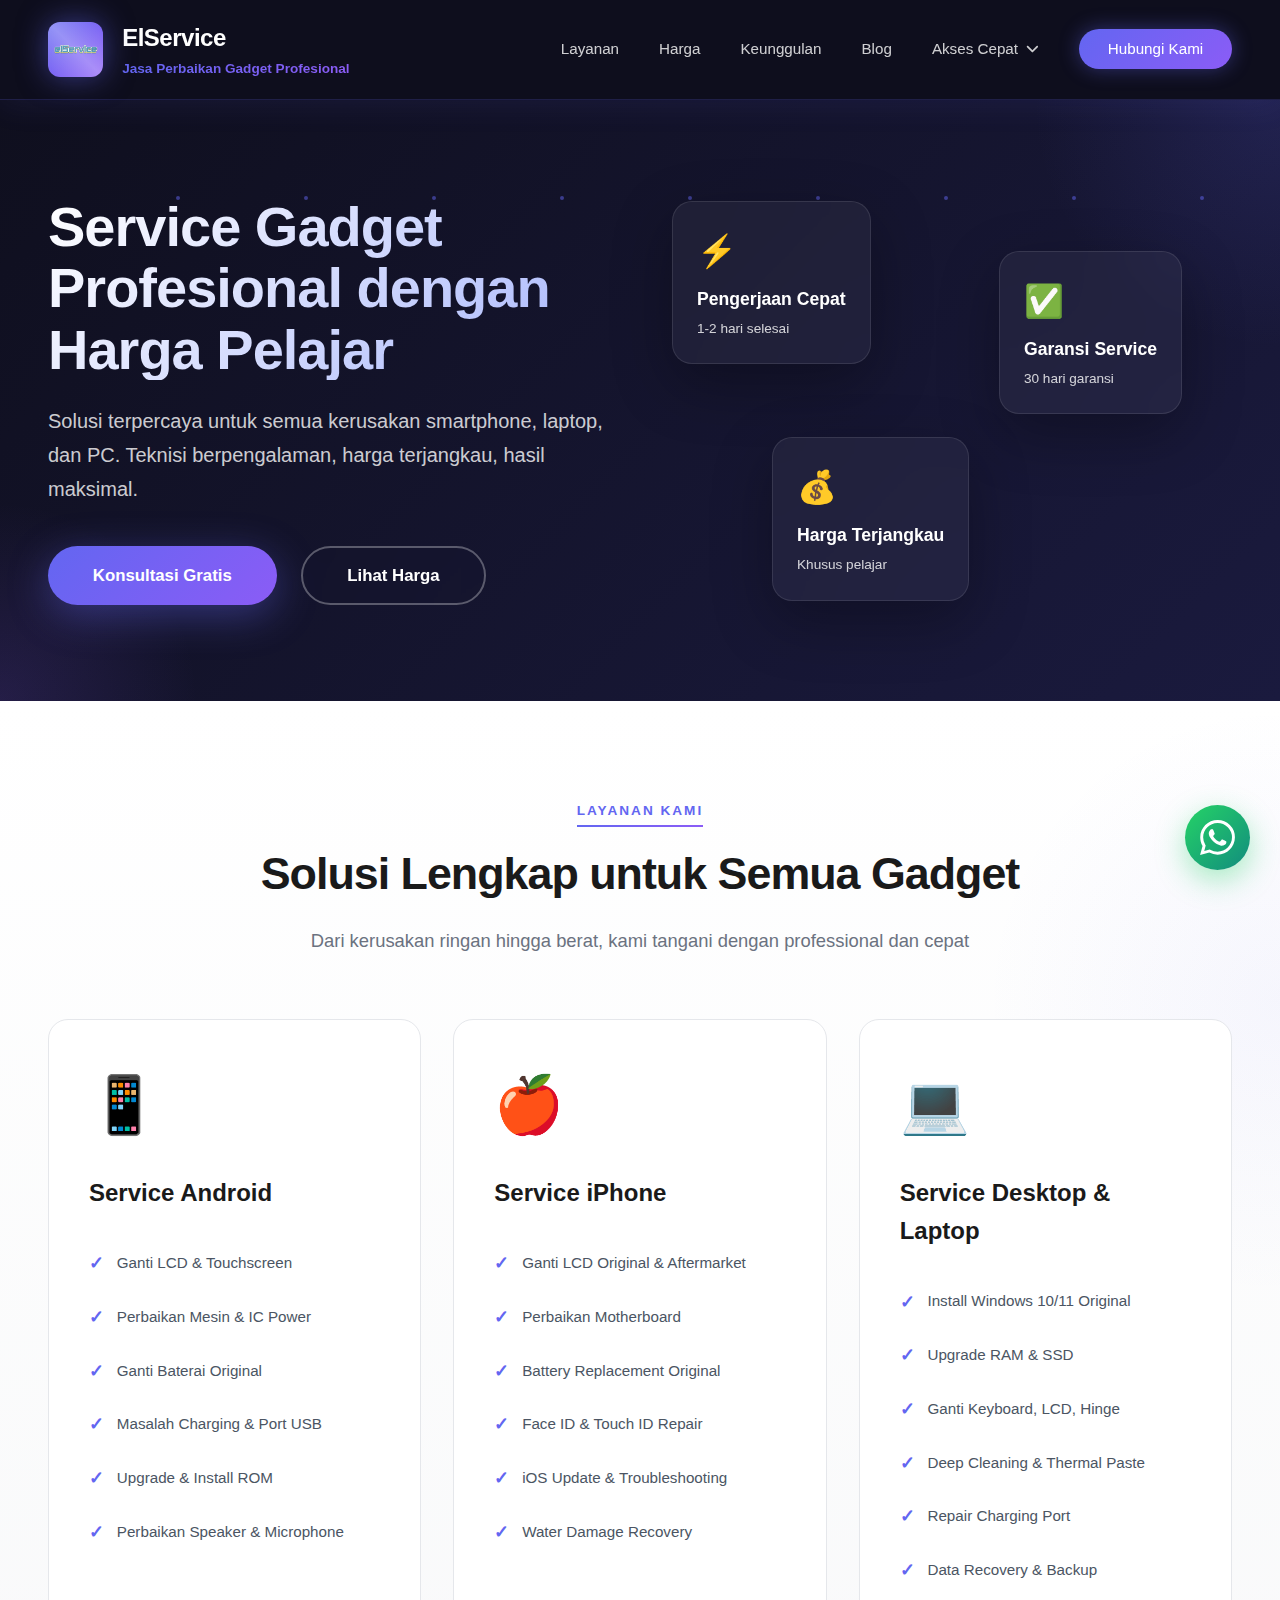
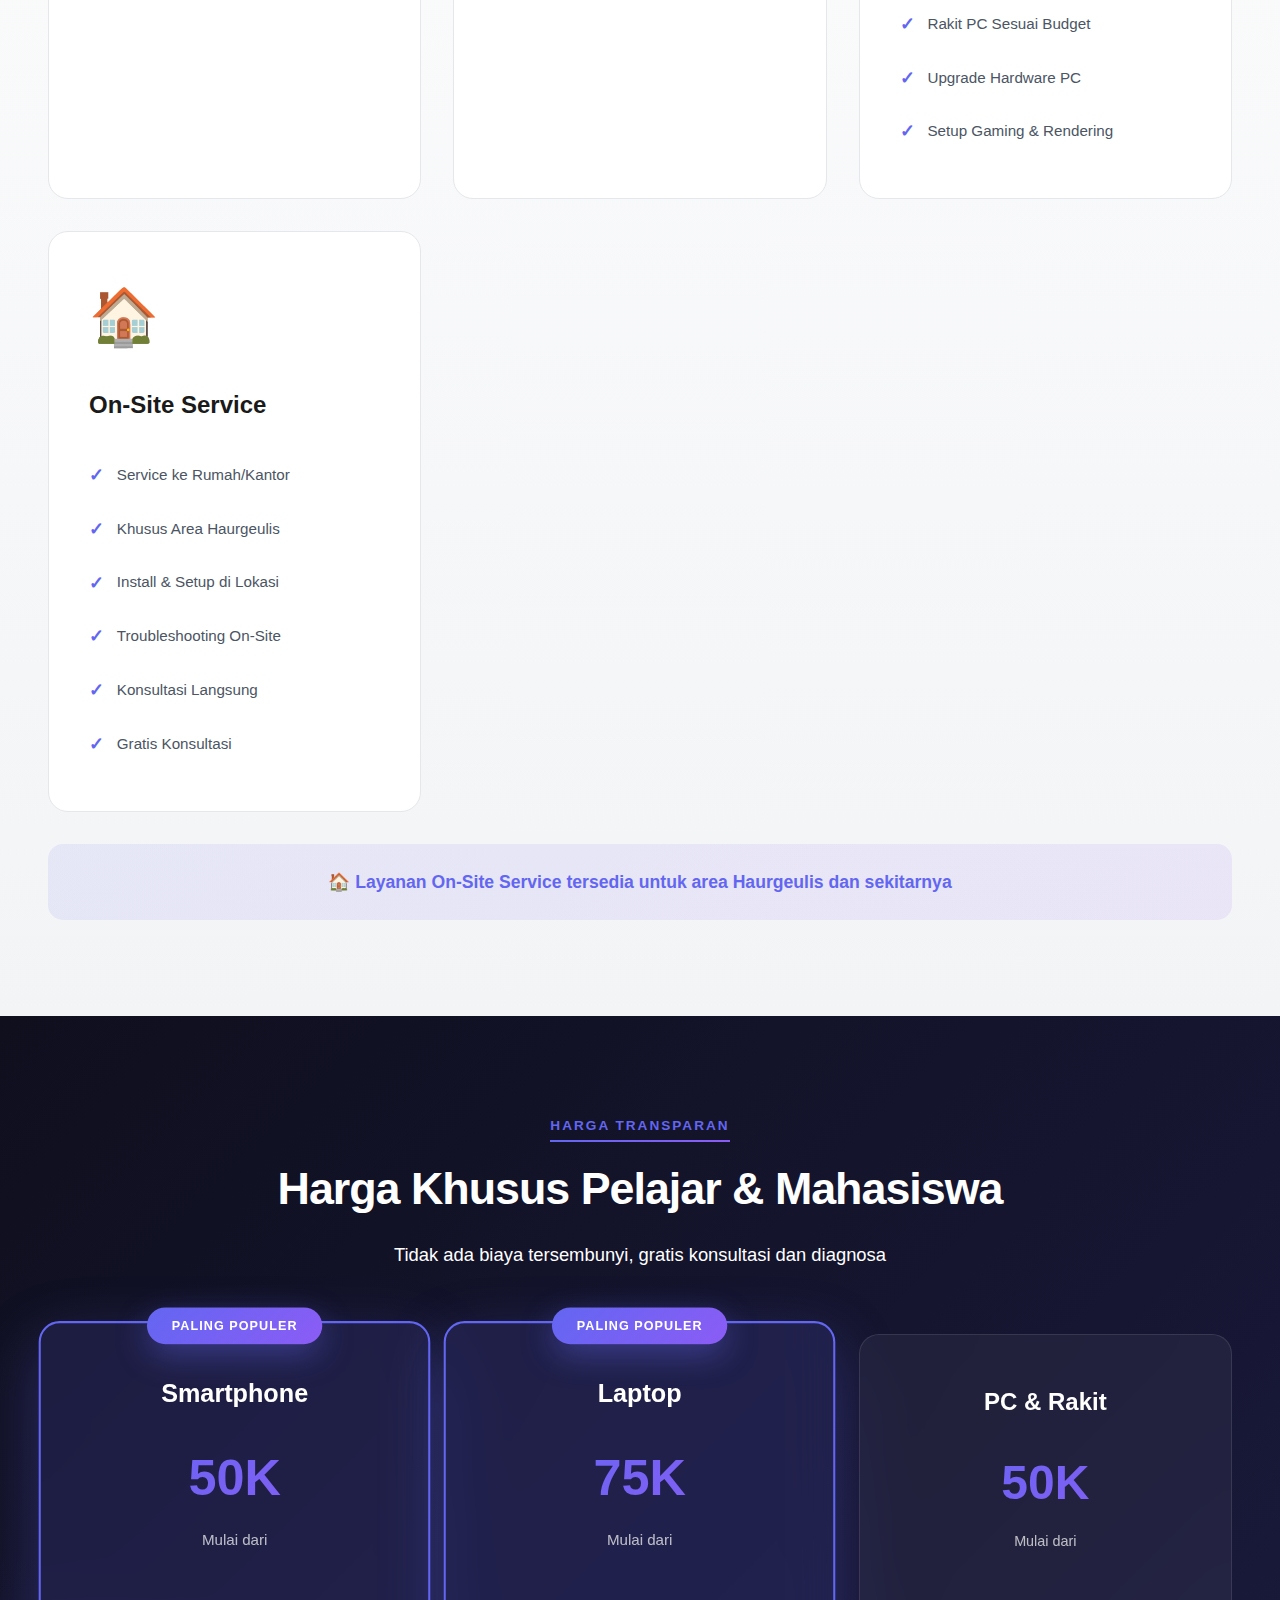
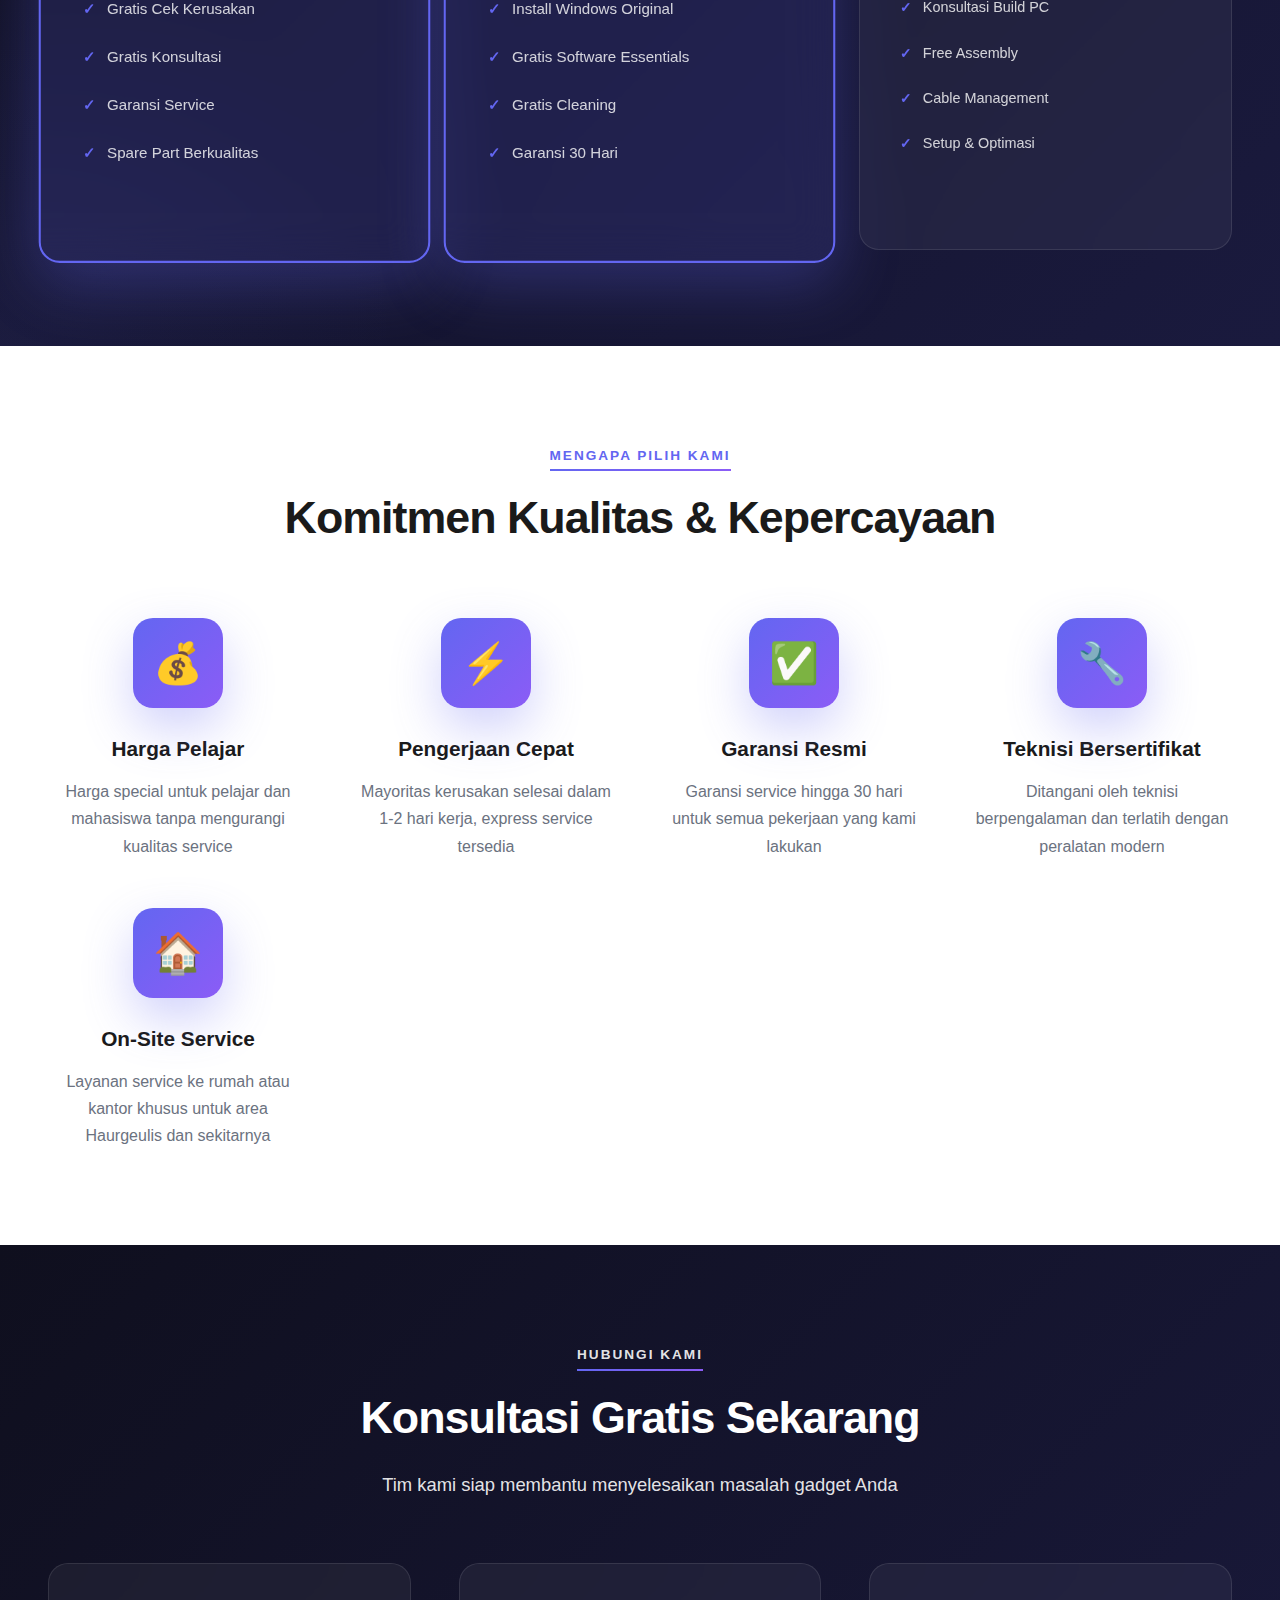
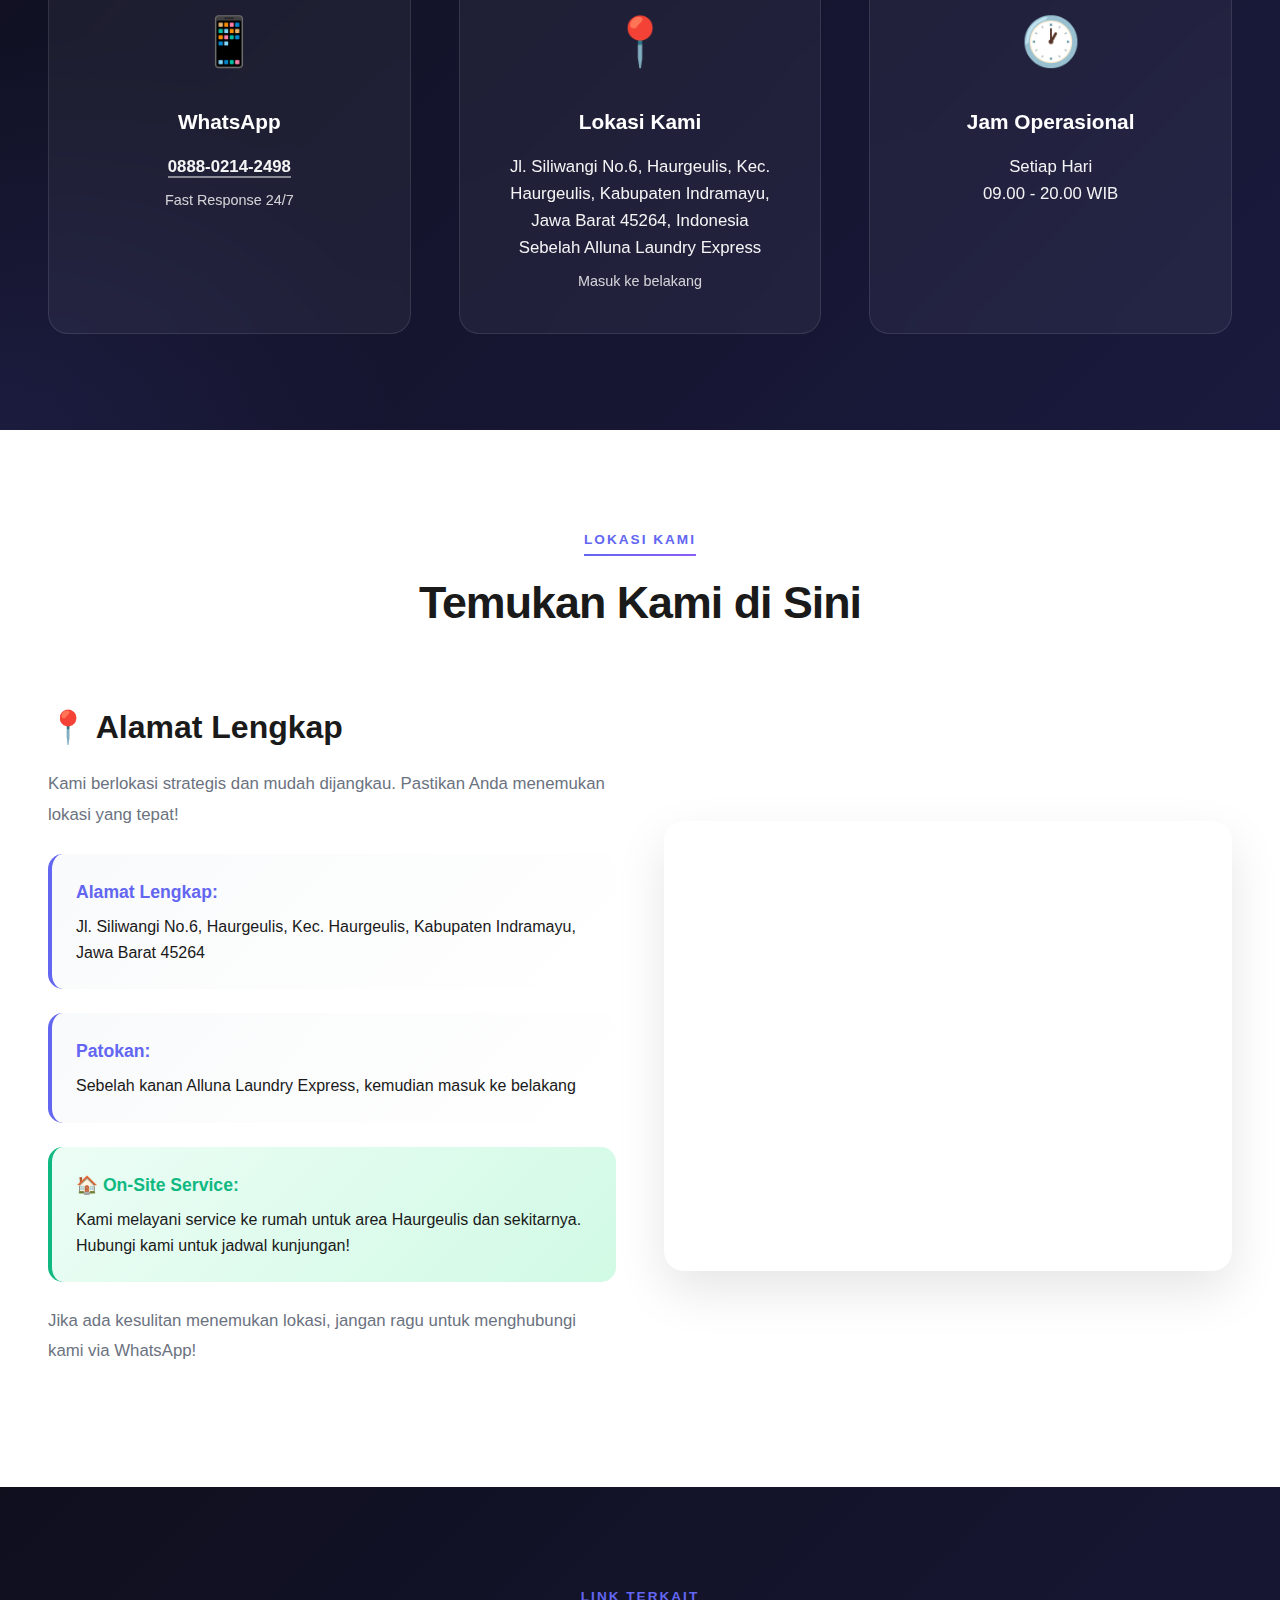
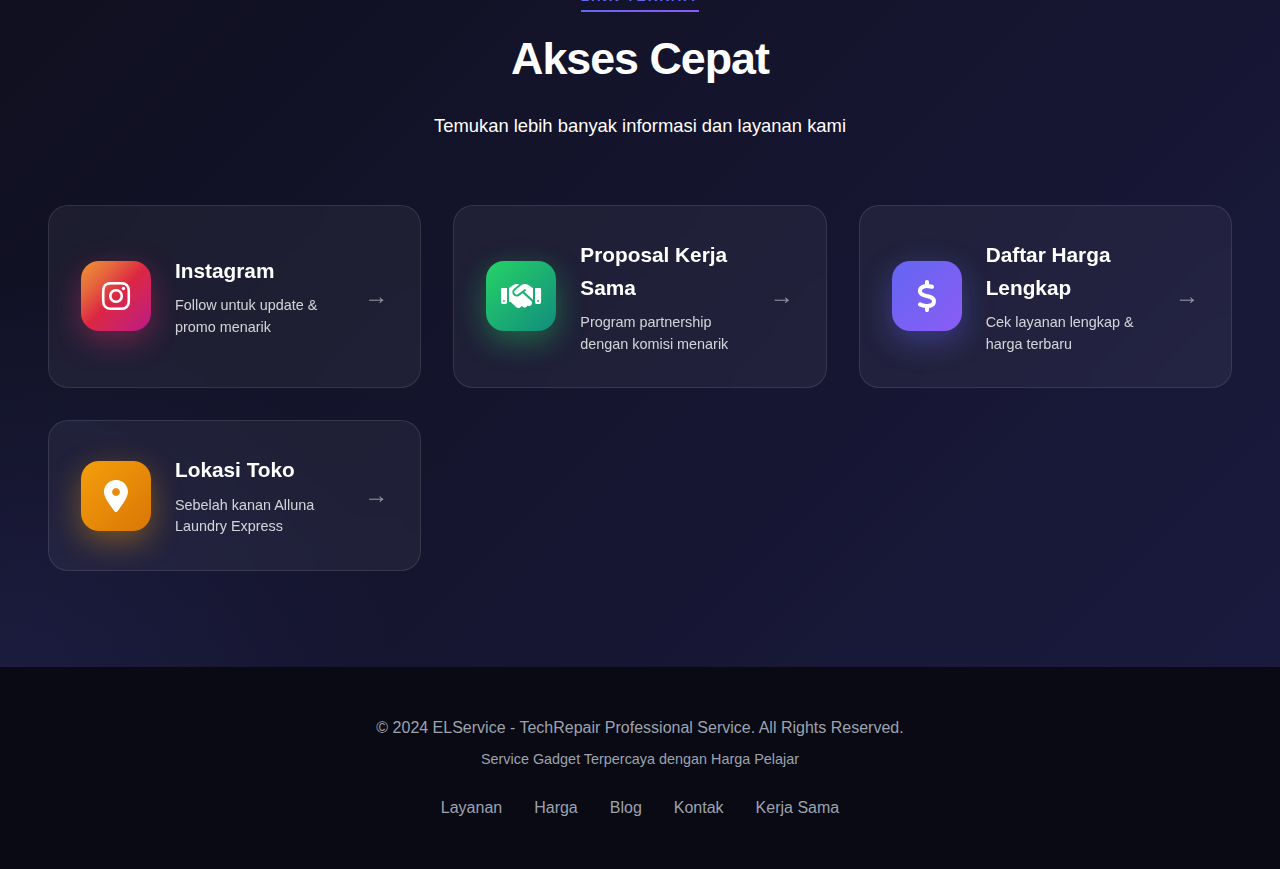
<file: index.html>
<!DOCTYPE html>
<html lang="id">
<head>
    <meta charset="UTF-8">
    <meta name="viewport" content="width=device-width, initial-scale=1.0">
    <title>Service Gadget Profesional - Harga Pelajar | ELService</title>
    <meta name="description" content="ELService - Jasa perbaikan gadget profesional dengan harga pelajar. Service Android, iPhone, Laptop, dan PC. Teknisi berpengalaman, garansi resmi 30 hari. Lokasi: Haurgeulis, Indramayu.">
    <meta name="keywords" content="service gadget, service hp, service android, service iphone, service laptop, service pc, perbaikan hp, perbaikan gadget, haurgeulis, indramayu, harga pelajar, service murah">
    <meta name="author" content="ELService">
    <meta name="robots" content="index, follow">
    <meta name="language" content="Indonesian">
    <meta name="revisit-after" content="7 days">
    
    <!-- Open Graph / Facebook -->
    <meta property="og:type" content="website">
    <meta property="og:url" content="https://raysatyaa.github.io/ElService/">
    <meta property="og:title" content="Service Gadget Profesional - Harga Pelajar | ELService">
    <meta property="og:description" content="ELService - Jasa perbaikan gadget profesional dengan harga pelajar. Service Android, iPhone, Laptop, dan PC. Teknisi berpengalaman, garansi resmi 30 hari.">
    <meta property="og:image" content="https://raysatyaa.github.io/ElService/gambar/elservice.png">
    <meta property="og:locale" content="id_ID">
    <meta property="og:site_name" content="ELService">
    
    <!-- Twitter -->
    <meta name="twitter:card" content="summary_large_image">
    <meta name="twitter:url" content="https://raysatyaa.github.io/ElService/">
    <meta name="twitter:title" content="Service Gadget Profesional - Harga Pelajar | ELService">
    <meta name="twitter:description" content="ELService - Jasa perbaikan gadget profesional dengan harga pelajar. Service Android, iPhone, Laptop, dan PC.">
    <meta name="twitter:image" content="https://raysatyaa.github.io/ElService/gambar/elservice.png">
    
    <!-- Canonical URL -->
    <link rel="canonical" href="https://raysatyaa.github.io/ElService/">
    
    <link rel="icon" type="image/png" href="gambar/elservice.png">
    <link rel="stylesheet" href="https://cdnjs.cloudflare.com/ajax/libs/font-awesome/6.4.0/css/all.min.css">
    <style>
        * {
            margin: 0;
            padding: 0;
            box-sizing: border-box;
        }

        @keyframes gradient {
            0% { background-position: 0% 50%; }
            50% { background-position: 100% 50%; }
            100% { background-position: 0% 50%; }
        }

        @keyframes float {
            0%, 100% { transform: translateY(0px); }
            50% { transform: translateY(-20px); }
        }

        @keyframes slideInLeft {
            from {
                opacity: 0;
                transform: translateX(-50px);
            }
            to {
                opacity: 1;
                transform: translateX(0);
            }
        }

        @keyframes slideInRight {
            from {
                opacity: 0;
                transform: translateX(50px);
            }
            to {
                opacity: 1;
                transform: translateX(0);
            }
        }

        @keyframes fadeInUp {
            from {
                opacity: 0;
                transform: translateY(30px);
            }
            to {
                opacity: 1;
                transform: translateY(0);
            }
        }

        @keyframes pulse {
            0%, 100% { transform: scale(1); }
            50% { transform: scale(1.05); }
        }

        @keyframes spin {
            from { transform: rotate(0deg); }
            to { transform: rotate(360deg); }
        }

        body {
            font-family: 'Inter', -apple-system, BlinkMacSystemFont, 'Segoe UI', sans-serif;
            line-height: 1.6;
            color: #1a1a1a;
            overflow-x: hidden;
            background: #0f0f1e;
        }

        .header {
            background: rgba(15, 15, 30, 0.95);
            backdrop-filter: blur(20px);
            position: sticky;
            top: 0;
            z-index: 1000;
            border-bottom: 1px solid rgba(99, 102, 241, 0.2);
            box-shadow: 0 4px 30px rgba(99, 102, 241, 0.1);
            animation: slideInDown 0.6s ease-out;
        }

        @keyframes slideInDown {
            from {
                transform: translateY(-100%);
                opacity: 0;
            }
            to {
                transform: translateY(0);
                opacity: 1;
            }
        }

        .nav-container {
            max-width: 1400px;
            margin: 0 auto;
            padding: 1.2rem 3rem;
            display: flex;
            justify-content: space-between;
            align-items: center;
        }

        .logo-section {
            display: flex;
            align-items: center;
            gap: 1.2rem;
            animation: slideInLeft 0.8s ease-out;
        }

        .logo-box {
            width: 55px;
            height: 55px;
            background: linear-gradient(135deg, #6366f1 0%, #8b5cf6 100%);
            border-radius: 12px;
            display: flex;
            align-items: center;
            justify-content: center;
            box-shadow: 0 0 30px rgba(99, 102, 241, 0.5);
            position: relative;
            overflow: hidden;
            animation: pulse 2s ease-in-out infinite;
        }

        .logo-box::before {
            content: '';
            position: absolute;
            width: 100%;
            height: 100%;
            background: linear-gradient(45deg, transparent, rgba(255,255,255,0.3), transparent);
            animation: shine 3s ease-in-out infinite;
        }

        @keyframes shine {
            0% { transform: translateX(-100%) rotate(45deg); }
            100% { transform: translateX(100%) rotate(45deg); }
        }

        .logo-placeholder-text {
            font-size: 0.65rem;
            color: white;
            font-weight: 700;
            text-align: center;
            line-height: 1.2;
            padding: 0.3rem;
            z-index: 1;
        }

        .brand {
            display: flex;
            flex-direction: column;
        }

        .brand h1 {
            font-size: 1.5rem;
            font-weight: 700;
            color: white;
            letter-spacing: -0.5px;
        }

        .brand span {
            font-size: 0.85rem;
            background: linear-gradient(90deg, #6366f1, #8b5cf6);
            -webkit-background-clip: text;
            -webkit-text-fill-color: transparent;
            font-weight: 600;
        }

        nav ul {
            list-style: none;
            display: flex;
            gap: 2.5rem;
            align-items: center;
        }

        .mobile-menu-toggle {
            display: none;
            background: transparent;
            border: none;
            color: white;
            font-size: 1.5rem;
            cursor: pointer;
            padding: 0.5rem;
        }

        nav a {
            color: rgba(255, 255, 255, 0.8);
            text-decoration: none;
            font-weight: 500;
            font-size: 0.95rem;
            transition: all 0.3s;
            position: relative;
        }

        nav a::after {
            content: '';
            position: absolute;
            bottom: -5px;
            left: 0;
            width: 0;
            height: 2px;
            background: linear-gradient(90deg, #6366f1, #8b5cf6);
            transition: width 0.3s;
        }

        nav a:hover {
            color: white;
        }

        nav a:hover::after {
            width: 100%;
        }

        /* Dropdown Menu Styles */
        .dropdown {
            position: relative;
        }

        .dropdown-toggle {
            display: flex;
            align-items: center;
            gap: 0.5rem;
            cursor: pointer;
            color: rgba(255, 255, 255, 0.8);
            font-weight: 500;
            font-size: 0.95rem;
            transition: all 0.3s;
        }

        .dropdown-toggle:hover {
            color: white;
        }

        .dropdown-toggle i {
            font-size: 0.8rem;
            transition: transform 0.3s;
        }

        .dropdown.active .dropdown-toggle i {
            transform: rotate(180deg);
        }

        .dropdown-menu {
            position: absolute;
            top: calc(100% + 10px);
            left: 0;
            background: rgba(15, 15, 30, 0.98);
            backdrop-filter: blur(20px);
            border: 1px solid rgba(99, 102, 241, 0.2);
            border-radius: 15px;
            min-width: 250px;
            padding: 0.5rem;
            opacity: 0;
            visibility: hidden;
            transform: translateY(-10px);
            transition: all 0.3s ease;
            box-shadow: 0 10px 40px rgba(0, 0, 0, 0.3);
            z-index: 1000;
        }

        .dropdown.active .dropdown-menu {
            opacity: 1;
            visibility: visible;
            transform: translateY(0);
        }

        .dropdown-menu a {
            display: flex;
            align-items: center;
            gap: 0.8rem;
            padding: 0.8rem 1rem;
            color: rgba(255, 255, 255, 0.8);
            text-decoration: none;
            border-radius: 10px;
            transition: all 0.3s;
            font-size: 0.9rem;
        }

        .dropdown-menu a::after {
            display: none;
        }

        .dropdown-menu a:hover {
            background: rgba(99, 102, 241, 0.1);
            color: white;
            transform: translateX(5px);
        }

        .dropdown-menu a i {
            width: 20px;
            text-align: center;
            font-size: 1rem;
        }

        .dropdown-menu a .fa-instagram {
            background: linear-gradient(135deg, #f09433, #e6683c, #dc2743, #cc2366, #bc1888);
            -webkit-background-clip: text;
            -webkit-text-fill-color: transparent;
            background-clip: text;
        }

        .dropdown-menu a .fa-handshake {
            color: #25D366;
        }

        .dropdown-menu a .fa-dollar-sign {
            color: #6366f1;
        }

        .dropdown-menu a .fa-map-marker-alt {
            color: #f59e0b;
        }

        .cta-nav {
            background: linear-gradient(135deg, #6366f1, #8b5cf6);
            color: white !important;
            padding: 0.7rem 1.8rem;
            border-radius: 25px;
            transition: all 0.3s;
            box-shadow: 0 0 20px rgba(99, 102, 241, 0.4);
        }

        .cta-nav::after {
            display: none;
        }

        .cta-nav:hover {
            transform: translateY(-2px);
            box-shadow: 0 10px 30px rgba(99, 102, 241, 0.6);
        }

        .hero {
            background: linear-gradient(135deg, #0f0f1e 0%, #1a1a3e 50%, #0f0f1e 100%);
            background-size: 200% 200%;
            animation: gradient 15s ease infinite;
            padding: 6rem 3rem;
            position: relative;
            overflow: hidden;
        }

        .hero::before {
            content: '';
            position: absolute;
            width: 500px;
            height: 500px;
            background: radial-gradient(circle, rgba(99, 102, 241, 0.15) 0%, transparent 70%);
            top: -250px;
            right: -250px;
            animation: float 6s ease-in-out infinite;
        }

        .hero::after {
            content: '';
            position: absolute;
            width: 400px;
            height: 400px;
            background: radial-gradient(circle, rgba(139, 92, 246, 0.15) 0%, transparent 70%);
            bottom: -200px;
            left: -200px;
            animation: float 8s ease-in-out infinite reverse;
        }

        .particles {
            position: absolute;
            width: 100%;
            height: 100%;
            overflow: hidden;
        }

        .particle {
            position: absolute;
            width: 4px;
            height: 4px;
            background: rgba(99, 102, 241, 0.5);
            border-radius: 50%;
            animation: particleFloat 10s linear infinite;
        }

        @keyframes particleFloat {
            0% {
                transform: translateY(100vh) translateX(0);
                opacity: 0;
            }
            10% {
                opacity: 1;
            }
            90% {
                opacity: 1;
            }
            100% {
                transform: translateY(-100vh) translateX(100px);
                opacity: 0;
            }
        }

        .hero-content {
            max-width: 1400px;
            margin: 0 auto;
            position: relative;
            z-index: 1;
        }

        .hero-grid {
            display: grid;
            grid-template-columns: 1fr 1fr;
            gap: 4rem;
            align-items: center;
        }

        .hero-text {
            animation: slideInLeft 1s ease-out;
        }

        .hero-text h2 {
            font-size: 3.5rem;
            color: white;
            margin-bottom: 1.5rem;
            font-weight: 800;
            line-height: 1.1;
            letter-spacing: -1px;
            background: linear-gradient(135deg, #ffffff 0%, #a5b4fc 100%);
            -webkit-background-clip: text;
            -webkit-text-fill-color: transparent;
        }

        .hero-text p {
            font-size: 1.25rem;
            color: rgba(255, 255, 255, 0.8);
            margin-bottom: 2.5rem;
            line-height: 1.7;
        }

        .hero-buttons {
            display: flex;
            gap: 1.5rem;
        }

        .btn-primary {
            background: linear-gradient(135deg, #6366f1, #8b5cf6);
            color: white;
            padding: 1.1rem 2.8rem;
            border: none;
            border-radius: 50px;
            font-size: 1.05rem;
            font-weight: 700;
            cursor: pointer;
            transition: all 0.3s;
            box-shadow: 0 10px 40px rgba(99, 102, 241, 0.4);
            position: relative;
            overflow: hidden;
        }

        .btn-primary::before {
            content: '';
            position: absolute;
            top: 50%;
            left: 50%;
            width: 0;
            height: 0;
            border-radius: 50%;
            background: rgba(255, 255, 255, 0.2);
            transform: translate(-50%, -50%);
            transition: width 0.6s, height 0.6s;
        }

        .btn-primary:hover::before {
            width: 300px;
            height: 300px;
        }

        .btn-primary:hover {
            transform: translateY(-3px);
            box-shadow: 0 15px 50px rgba(99, 102, 241, 0.6);
        }

        .btn-secondary {
            background: transparent;
            color: white;
            padding: 1.1rem 2.8rem;
            border: 2px solid rgba(255, 255, 255, 0.3);
            border-radius: 50px;
            font-size: 1.05rem;
            font-weight: 700;
            cursor: pointer;
            transition: all 0.3s;
            backdrop-filter: blur(10px);
        }

        .btn-secondary:hover {
            background: rgba(255, 255, 255, 0.1);
            border-color: white;
            transform: translateY(-3px);
        }

        .hero-visual {
            animation: slideInRight 1s ease-out;
        }

        .floating-cards {
            position: relative;
            height: 400px;
        }

        .floating-card {
            position: absolute;
            background: rgba(255, 255, 255, 0.05);
            backdrop-filter: blur(20px);
            border: 1px solid rgba(255, 255, 255, 0.1);
            border-radius: 20px;
            padding: 1.5rem;
            color: white;
            box-shadow: 0 20px 60px rgba(0, 0, 0, 0.3);
            animation: float 4s ease-in-out infinite;
        }

        .floating-card:nth-child(1) {
            top: 0;
            left: 0;
            animation-delay: 0s;
        }

        .floating-card:nth-child(2) {
            top: 50px;
            right: 50px;
            animation-delay: 1s;
        }

        .floating-card:nth-child(3) {
            bottom: 0;
            left: 100px;
            animation-delay: 2s;
        }

        .floating-card-icon {
            font-size: 2rem;
            margin-bottom: 0.5rem;
        }

        .floating-card h4 {
            font-size: 1.1rem;
            margin-bottom: 0.3rem;
        }

        .floating-card p {
            font-size: 0.85rem;
            opacity: 0.8;
        }

        .container {
            max-width: 1400px;
            margin: 0 auto;
            padding: 6rem 3rem;
        }

        .section-header {
            text-align: center;
            margin-bottom: 4rem;
            animation: fadeInUp 0.8s ease-out;
        }

        .section-label {
            color: #6366f1;
            font-weight: 700;
            text-transform: uppercase;
            letter-spacing: 2px;
            font-size: 0.85rem;
            margin-bottom: 1rem;
            display: inline-block;
            position: relative;
        }

        .section-label::after {
            content: '';
            position: absolute;
            bottom: -5px;
            left: 0;
            width: 100%;
            height: 2px;
            background: linear-gradient(90deg, #6366f1, #8b5cf6);
        }

        .section-title {
            font-size: 2.8rem;
            color: #1a1a1a;
            font-weight: 800;
            margin-bottom: 1rem;
            letter-spacing: -1px;
        }

        .section-subtitle {
            font-size: 1.15rem;
            color: #6b7280;
            max-width: 700px;
            margin: 0 auto;
        }

        .services-section {
            background: linear-gradient(180deg, #ffffff 0%, #f3f4f6 100%);
            position: relative;
            overflow: hidden;
        }

        .services-section::before {
            content: '';
            position: absolute;
            width: 600px;
            height: 600px;
            background: radial-gradient(circle, rgba(99, 102, 241, 0.05) 0%, transparent 70%);
            top: 0;
            right: -300px;
            animation: spin 30s linear infinite;
        }

        .services-grid {
            display: grid;
            grid-template-columns: repeat(auto-fit, minmax(280px, 1fr));
            gap: 2rem;
            position: relative;
            z-index: 1;
        }

        .service-card {
            background: white;
            padding: 2.5rem;
            border-radius: 20px;
            border: 1px solid #e5e7eb;
            transition: all 0.4s cubic-bezier(0.4, 0, 0.2, 1);
            position: relative;
            overflow: hidden;
            animation: fadeInUp 0.6s ease-out backwards;
        }

        .service-card:nth-child(1) { animation-delay: 0.1s; }
        .service-card:nth-child(2) { animation-delay: 0.2s; }
        .service-card:nth-child(3) { animation-delay: 0.3s; }
        .service-card:nth-child(4) { animation-delay: 0.4s; }
        .service-card:nth-child(5) { animation-delay: 0.5s; }

        .service-card::before {
            content: '';
            position: absolute;
            top: 0;
            left: 0;
            width: 100%;
            height: 100%;
            background: linear-gradient(135deg, rgba(99, 102, 241, 0.1), rgba(139, 92, 246, 0.1));
            opacity: 0;
            transition: opacity 0.4s;
        }

        .service-card:hover::before {
            opacity: 1;
        }

        .service-card::after {
            content: '';
            position: absolute;
            top: 0;
            left: -100%;
            width: 100%;
            height: 4px;
            background: linear-gradient(90deg, #6366f1, #8b5cf6);
            transition: left 0.4s;
        }

        .service-card:hover {
            transform: translateY(-10px) scale(1.02);
            box-shadow: 0 30px 60px rgba(99, 102, 241, 0.2);
            border-color: #6366f1;
        }

        .service-card:hover::after {
            left: 0;
        }

        .service-icon {
            font-size: 3.5rem;
            margin-bottom: 1.5rem;
            display: inline-block;
            animation: float 3s ease-in-out infinite;
        }

        .service-card h3 {
            font-size: 1.5rem;
            color: #1a1a1a;
            margin-bottom: 1rem;
            font-weight: 700;
            position: relative;
            z-index: 1;
        }

        .service-list {
            list-style: none;
            margin-top: 1.5rem;
            position: relative;
            z-index: 1;
        }

        .service-list li {
            padding: 0.8rem 0;
            color: #4b5563;
            font-size: 0.95rem;
            display: flex;
            align-items: center;
            gap: 0.8rem;
            transform: translateX(0);
            transition: transform 0.3s;
        }

        .service-card:hover .service-list li {
            transform: translateX(10px);
        }

        .service-list li::before {
            content: "✓";
            color: #6366f1;
            font-weight: bold;
            font-size: 1.1rem;
            flex-shrink: 0;
        }

        .pricing-section {
            background: linear-gradient(135deg, #0f0f1e 0%, #1a1a3e 100%);
            position: relative;
            overflow: hidden;
        }

        .pricing-section::before {
            content: '';
            position: absolute;
            width: 800px;
            height: 800px;
            background: radial-gradient(circle, rgba(99, 102, 241, 0.1) 0%, transparent 70%);
            bottom: -400px;
            left: -400px;
            animation: pulse 10s ease-in-out infinite;
        }

        .pricing-section .section-title,
        .pricing-section .section-subtitle {
            color: white;
        }

        .pricing-grid {
            display: grid;
            grid-template-columns: repeat(auto-fit, minmax(280px, 1fr));
            gap: 2rem;
            margin-top: 3rem;
            position: relative;
            z-index: 1;
        }

        .price-card {
            background: rgba(255, 255, 255, 0.05);
            backdrop-filter: blur(20px);
            padding: 3rem 2.5rem;
            border-radius: 20px;
            border: 1px solid rgba(255, 255, 255, 0.1);
            text-align: center;
            transition: all 0.4s;
            position: relative;
            color: white;
            animation: fadeInUp 0.6s ease-out backwards;
        }

        .price-card:nth-child(1) { animation-delay: 0.1s; }
        .price-card:nth-child(2) { animation-delay: 0.2s; }
        .price-card:nth-child(3) { animation-delay: 0.3s; }

        .price-card:hover {
            transform: translateY(-10px) scale(1.05);
            box-shadow: 0 30px 60px rgba(99, 102, 241, 0.3);
            border-color: #6366f1;
            background: rgba(99, 102, 241, 0.1);
        }

        .price-card.featured {
            border: 2px solid #6366f1;
            background: rgba(99, 102, 241, 0.15);
            box-shadow: 0 20px 60px rgba(99, 102, 241, 0.3);
            transform: scale(1.05);
        }

        .featured-badge {
            position: absolute;
            top: -15px;
            left: 50%;
            transform: translateX(-50%);
            background: linear-gradient(135deg, #6366f1, #8b5cf6);
            color: white;
            padding: 0.5rem 1.5rem;
            border-radius: 20px;
            font-size: 0.75rem;
            font-weight: 700;
            text-transform: uppercase;
            letter-spacing: 1px;
            box-shadow: 0 10px 30px rgba(99, 102, 241, 0.4);
            animation: pulse 2s ease-in-out infinite;
        }

        .price-card h3 {
            font-size: 1.5rem;
            margin-bottom: 1.5rem;
        }

        .price {
            font-size: 3rem;
            font-weight: 800;
            background: linear-gradient(135deg, #6366f1, #8b5cf6);
            -webkit-background-clip: text;
            -webkit-text-fill-color: transparent;
            margin-bottom: 0.5rem;
        }

        .price-note {
            color: rgba(255, 255, 255, 0.7);
            font-size: 0.9rem;
            margin-bottom: 2rem;
        }

        .price-features {
            list-style: none;
            text-align: left;
            margin-bottom: 2rem;
        }

        .price-features li {
            padding: 0.7rem 0;
            color: rgba(255, 255, 255, 0.8);
            font-size: 0.9rem;
            display: flex;
            align-items: center;
            gap: 0.7rem;
        }

        .price-features li::before {
            content: "✓";
            color: #6366f1;
            font-weight: bold;
        }

        .features-section {
            background: white;
            position: relative;
        }

        .testimonials-section {
            background: linear-gradient(135deg, #f9fafb 0%, #ffffff 100%);
            position: relative;
            overflow: hidden;
        }

        .testimonials-section::before {
            content: '';
            position: absolute;
            width: 600px;
            height: 600px;
            background: radial-gradient(circle, rgba(99, 102, 241, 0.05) 0%, transparent 70%);
            bottom: -300px;
            right: -300px;
            animation: spin 30s linear infinite;
        }

        .testimonials-grid {
            display: grid;
            grid-template-columns: repeat(auto-fit, minmax(400px, 1fr));
            gap: 3rem;
            margin-top: 3rem;
            position: relative;
            z-index: 1;
        }

        .testimonial-video-card {
            background: white;
            border-radius: 20px;
            overflow: hidden;
            box-shadow: 0 10px 40px rgba(0, 0, 0, 0.1);
            transition: all 0.4s cubic-bezier(0.4, 0, 0.2, 1);
            animation: fadeInUp 0.6s ease-out backwards;
            position: relative;
        }

        .testimonial-video-card:nth-child(1) { animation-delay: 0.1s; }
        .testimonial-video-card:nth-child(2) { animation-delay: 0.2s; }

        .testimonial-video-card:hover {
            transform: translateY(-10px);
            box-shadow: 0 20px 60px rgba(99, 102, 241, 0.2);
        }

        .video-wrapper {
            position: relative;
            width: 100%;
            padding-top: 56.25%; /* 16:9 Aspect Ratio */
            background: #000;
            overflow: hidden;
        }

        .video-wrapper video {
            position: absolute;
            top: 0;
            left: 0;
            width: 100%;
            height: 100%;
            object-fit: cover;
            cursor: pointer;
        }

        .video-overlay {
            position: absolute;
            top: 0;
            left: 0;
            width: 100%;
            height: 100%;
            background: rgba(0, 0, 0, 0.3);
            display: flex;
            align-items: center;
            justify-content: center;
            cursor: pointer;
            transition: all 0.3s;
            z-index: 2;
        }

        .video-overlay:hover {
            background: rgba(0, 0, 0, 0.2);
        }

        .play-button {
            width: 80px;
            height: 80px;
            background: rgba(255, 255, 255, 0.9);
            border-radius: 50%;
            display: flex;
            align-items: center;
            justify-content: center;
            font-size: 2rem;
            color: #6366f1;
            transition: all 0.3s;
            box-shadow: 0 10px 30px rgba(0, 0, 0, 0.3);
        }

        .play-button:hover {
            transform: scale(1.1);
            background: white;
            box-shadow: 0 15px 40px rgba(99, 102, 241, 0.4);
        }

        .video-wrapper.playing .video-overlay {
            opacity: 0;
            pointer-events: none;
        }

        .testimonial-info {
            padding: 2rem;
        }

        .testimonial-info h3 {
            font-size: 1.3rem;
            color: #1a1a1a;
            margin-bottom: 0.5rem;
            font-weight: 700;
        }

        .testimonial-info p {
            color: #6b7280;
            font-size: 0.95rem;
            line-height: 1.6;
        }

        .features-grid {
            display: grid;
            grid-template-columns: repeat(auto-fit, minmax(220px, 1fr));
            gap: 3rem;
        }

        .feature-item {
            text-align: center;
            animation: fadeInUp 0.6s ease-out backwards;
        }

        .feature-item:nth-child(1) { animation-delay: 0.1s; }
        .feature-item:nth-child(2) { animation-delay: 0.2s; }
        .feature-item:nth-child(3) { animation-delay: 0.3s; }
        .feature-item:nth-child(4) { animation-delay: 0.4s; }
        .feature-item:nth-child(5) { animation-delay: 0.5s; }

        .feature-icon-box {
            width: 90px;
            height: 90px;
            background: linear-gradient(135deg, #6366f1, #8b5cf6);
            border-radius: 20px;
            display: flex;
            align-items: center;
            justify-content: center;
            margin: 0 auto 1.5rem;
            font-size: 2.5rem;
            box-shadow: 0 20px 50px rgba(99, 102, 241, 0.3);
            transition: all 0.4s;
            position: relative;
            overflow: hidden;
        }

        .feature-icon-box::before {
            content: '';
            position: absolute;
            width: 100%;
            height: 100%;
            background: linear-gradient(45deg, transparent, rgba(255,255,255,0.3), transparent);
            transform: translateX(-100%);
            transition: 0.6s;
        }

        .feature-item:hover .feature-icon-box {
            transform: translateY(-10px) rotate(5deg);
            box-shadow: 0 30px 70px rgba(99, 102, 241, 0.4);
        }

        .feature-item:hover .feature-icon-box::before {
            transform: translateX(100%);
        }

        .feature-item h3 {
            font-size: 1.3rem;
            color: #1a1a1a;
            margin-bottom: 0.8rem;
            font-weight: 700;
        }

        .feature-item p {
            color: #6b7280;
            line-height: 1.7;
        }

        .contact-section {
            background: linear-gradient(135deg, #0f0f1e 0%, #1a1a3e 100%);
            position: relative;
            overflow: hidden;
        }

        .contact-section::before {
            content: '';
            position: absolute;
            width: 800px;
            height: 800px;
            background: radial-gradient(circle, rgba(99, 102, 241, 0.1) 0%, transparent 70%);
            bottom: -400px;
            left: -400px;
            animation: pulse 10s ease-in-out infinite;
        }

        .contact-section .section-title,
        .contact-section .section-subtitle {
            color: white;
        }

        .contact-grid {
            display: grid;
            grid-template-columns: repeat(auto-fit, minmax(280px, 1fr));
            gap: 3rem;
            margin-top: 3rem;
            position: relative;
            z-index: 1;
        }

        .contact-card {
            background: rgba(255, 255, 255, 0.05);
            backdrop-filter: blur(20px);
            padding: 2.5rem;
            border-radius: 20px;
            border: 1px solid rgba(255, 255, 255, 0.1);
            text-align: center;
            transition: all 0.4s;
            animation: fadeInUp 0.6s ease-out backwards;
            position: relative;
            z-index: 1;
        }

        .contact-card:nth-child(1) { animation-delay: 0.1s; }
        .contact-card:nth-child(2) { animation-delay: 0.2s; }
        .contact-card:nth-child(3) { animation-delay: 0.3s; }

        .contact-card:hover {
            transform: translateY(-10px) scale(1.05);
            box-shadow: 0 30px 60px rgba(99, 102, 241, 0.3);
            border-color: #6366f1;
            background: rgba(99, 102, 241, 0.1);
        }

        .contact-icon-box {
            font-size: 3rem;
            margin-bottom: 1.5rem;
            display: inline-block;
            animation: float 3s ease-in-out infinite;
        }

        .contact-card h3 {
            font-size: 1.3rem;
            margin-bottom: 1rem;
            font-weight: 700;
            color: white;
        }

        .contact-card p {
            font-size: 1.05rem;
            opacity: 0.95;
            color: white;
        }

        .contact-card a {
            color: white;
            text-decoration: none;
            font-weight: 600;
            border-bottom: 2px solid rgba(255, 255, 255, 0.5);
            transition: all 0.3s;
        }

        .contact-card a:hover {
            border-bottom-color: white;
            letter-spacing: 1px;
        }

        /* Quick Links Section */
        .quick-links-section {
            background: linear-gradient(135deg, #0f0f1e 0%, #1a1a3e 100%);
            position: relative;
            overflow: hidden;
        }

        .quick-links-section::before {
            content: '';
            position: absolute;
            width: 800px;
            height: 800px;
            background: radial-gradient(circle, rgba(99, 102, 241, 0.1) 0%, transparent 70%);
            bottom: -400px;
            left: -400px;
            animation: pulse 10s ease-in-out infinite;
        }

        .quick-links-section .section-title,
        .quick-links-section .section-subtitle {
            color: white;
        }

        .quick-links-grid {
            display: grid;
            grid-template-columns: repeat(auto-fit, minmax(280px, 1fr));
            gap: 2rem;
            margin-top: 3rem;
            position: relative;
            z-index: 1;
        }

        .quick-link-card {
            background: rgba(255, 255, 255, 0.05);
            backdrop-filter: blur(20px);
            padding: 2rem;
            border-radius: 20px;
            border: 1px solid rgba(255, 255, 255, 0.1);
            display: flex;
            align-items: center;
            gap: 1.5rem;
            text-decoration: none;
            color: white;
            transition: all 0.4s cubic-bezier(0.4, 0, 0.2, 1);
            position: relative;
            overflow: hidden;
            animation: fadeInUp 0.6s ease-out backwards;
        }

        .quick-link-card:nth-child(1) { animation-delay: 0.1s; }
        .quick-link-card:nth-child(2) { animation-delay: 0.2s; }
        .quick-link-card:nth-child(3) { animation-delay: 0.3s; }
        .quick-link-card:nth-child(4) { animation-delay: 0.4s; }

        .quick-link-card::before {
            content: '';
            position: absolute;
            top: 0;
            left: -100%;
            width: 100%;
            height: 100%;
            background: linear-gradient(90deg, transparent, rgba(255, 255, 255, 0.1), transparent);
            transition: left 0.6s;
        }

        .quick-link-card:hover::before {
            left: 100%;
        }

        .quick-link-card:hover {
            transform: translateY(-8px) scale(1.05);
            box-shadow: 0 30px 60px rgba(99, 102, 241, 0.3);
            border-color: #6366f1;
            background: rgba(99, 102, 241, 0.1);
        }

        .quick-link-icon {
            width: 70px;
            height: 70px;
            border-radius: 18px;
            display: flex;
            align-items: center;
            justify-content: center;
            font-size: 2rem;
            color: white;
            flex-shrink: 0;
            transition: all 0.4s;
        }

        .quick-link-card:hover .quick-link-icon {
            transform: rotate(10deg) scale(1.1);
        }

        .instagram-icon {
            background: linear-gradient(135deg, #f09433 0%, #e6683c 25%, #dc2743 50%, #cc2366 75%, #bc1888 100%);
            box-shadow: 0 10px 30px rgba(225, 48, 108, 0.4);
        }

        .partnership-icon {
            background: linear-gradient(135deg, #25D366 0%, #128C7E 100%);
            box-shadow: 0 10px 30px rgba(37, 211, 102, 0.4);
        }

        .price-icon {
            background: linear-gradient(135deg, #6366f1 0%, #8b5cf6 100%);
            box-shadow: 0 10px 30px rgba(99, 102, 241, 0.4);
        }

        .location-icon {
            background: linear-gradient(135deg, #f59e0b 0%, #d97706 100%);
            box-shadow: 0 10px 30px rgba(245, 158, 11, 0.4);
        }

        .quick-link-content {
            flex: 1;
        }

        .quick-link-content h3 {
            font-size: 1.3rem;
            font-weight: 700;
            color: white;
            margin-bottom: 0.5rem;
        }

        .quick-link-content p {
            font-size: 0.9rem;
            color: rgba(255, 255, 255, 0.8);
            line-height: 1.5;
        }

        .quick-link-arrow {
            font-size: 1.5rem;
            color: rgba(255, 255, 255, 0.5);
            transition: all 0.4s;
            flex-shrink: 0;
        }

        .quick-link-card:hover .quick-link-arrow {
            transform: translateX(10px);
            color: white;
        }

        footer {
            background: #0a0a14;
            color: #9ca3af;
            padding: 3rem;
            text-align: center;
        }

        footer p {
            margin-bottom: 0.5rem;
        }

        .footer-links {
            display: flex;
            justify-content: center;
            gap: 2rem;
            margin-top: 1.5rem;
            flex-wrap: wrap;
        }

        .footer-links a {
            color: #9ca3af;
            text-decoration: none;
            transition: all 0.3s;
        }

        .footer-links a:hover {
            color: #6366f1;
            transform: translateY(-2px);
        }

        /* Modal Styles */
        .modal {
            display: none;
            position: fixed;
            z-index: 2000;
            left: 0;
            top: 0;
            width: 100%;
            height: 100%;
            background-color: rgba(0, 0, 0, 0.8);
            backdrop-filter: blur(10px);
            animation: fadeIn 0.3s ease;
        }

        @keyframes fadeIn {
            from { opacity: 0; }
            to { opacity: 1; }
        }

        .modal-content {
            background: linear-gradient(135deg, #ffffff 0%, #f3f4f6 100%);
            margin: 5% auto;
            padding: 0;
            border-radius: 20px;
            width: 90%;
            max-width: 500px;
            max-height: 90vh;
            box-shadow: 0 20px 60px rgba(0, 0, 0, 0.3);
            animation: slideUp 0.4s ease;
            overflow: hidden;
            display: flex;
            flex-direction: column;
        }

        @keyframes slideUp {
            from {
                transform: translateY(50px);
                opacity: 0;
            }
            to {
                transform: translateY(0);
                opacity: 1;
            }
        }

        .modal-header {
            background: linear-gradient(135deg, #6366f1, #8b5cf6);
            color: white;
            padding: 2rem;
            text-align: center;
            flex-shrink: 0;
        }

        .modal-header h2 {
            font-size: 1.8rem;
            margin-bottom: 0.5rem;
        }

        .modal-header p {
            opacity: 0.9;
            font-size: 0.95rem;
        }

        .modal-body {
            padding: 2rem;
            overflow-y: auto;
            flex: 1 1 auto;
        }

        .form-group {
            margin-bottom: 1.5rem;
        }

        .form-group label {
            display: block;
            margin-bottom: 0.5rem;
            color: #1a1a1a;
            font-weight: 600;
            font-size: 0.95rem;
        }

        .form-group input,
        .form-group select,
        .form-group textarea {
            width: 100%;
            padding: 0.9rem;
            border: 2px solid #e5e7eb;
            border-radius: 10px;
            font-size: 0.95rem;
            transition: all 0.3s;
            font-family: inherit;
        }

        .form-group input:focus,
        .form-group select:focus,
        .form-group textarea:focus {
            outline: none;
            border-color: #6366f1;
            box-shadow: 0 0 0 3px rgba(99, 102, 241, 0.1);
        }

        .form-group textarea {
            resize: vertical;
            min-height: 100px;
        }

        .optional-label {
            color: #9ca3af;
            font-size: 0.85rem;
            font-weight: 400;
        }

        .submit-btn {
            width: 100%;
            background: linear-gradient(135deg, #6366f1, #8b5cf6);
            color: white;
            padding: 1rem;
            border: none;
            border-radius: 10px;
            font-size: 1.05rem;
            font-weight: 700;
            cursor: pointer;
            transition: all 0.3s;
            margin-top: 1rem;
        }

        .submit-btn:hover {
            transform: translateY(-2px);
            box-shadow: 0 10px 30px rgba(99, 102, 241, 0.4);
        }

        .close {
            color: white;
            float: right;
            font-size: 2rem;
            font-weight: bold;
            cursor: pointer;
            line-height: 1;
            transition: all 0.3s;
        }

        .close:hover {
            transform: rotate(90deg);
        }

        .wa-float-btn {
            position: fixed;
            bottom: 30px;
            right: 30px;
            width: 65px;
            height: 65px;
            background: linear-gradient(135deg, #25D366, #128C7E);
            border-radius: 50%;
            display: flex;
            align-items: center;
            justify-content: center;
            box-shadow: 0 10px 30px rgba(37, 211, 102, 0.4);
            cursor: pointer;
            z-index: 1000;
            transition: all 0.3s;
            animation: pulse 2s ease-in-out infinite;
        }

        .wa-float-btn:hover {
            transform: scale(1.1);
            box-shadow: 0 15px 40px rgba(37, 211, 102, 0.6);
        }

        .wa-float-btn svg {
            width: 35px;
            height: 35px;
            fill: white;
        }

        .maps-section {
            background: white;
        }

        .maps-container {
            display: grid;
            grid-template-columns: 1fr 1fr;
            gap: 3rem;
            align-items: center;
        }

        .maps-info h3 {
            font-size: 2rem;
            color: #1a1a1a;
            margin-bottom: 1rem;
            font-weight: 800;
        }

        .maps-info p {
            color: #6b7280;
            line-height: 1.8;
            margin-bottom: 1.5rem;
            font-size: 1.05rem;
        }

        .maps-detail {
            background: linear-gradient(135deg, #f9fafb, #ffffff);
            padding: 1.5rem;
            border-radius: 15px;
            border-left: 4px solid #6366f1;
            margin-bottom: 1.5rem;
        }

        .maps-detail strong {
            color: #6366f1;
            display: block;
            margin-bottom: 0.5rem;
            font-size: 1.1rem;
        }

        .maps-embed {
            border-radius: 20px;
            overflow: hidden;
            box-shadow: 0 20px 50px rgba(0, 0, 0, 0.1);
            height: 450px;
        }

        .maps-embed iframe {
            width: 100%;
            height: 100%;
            border: none;
        }

        @media (max-width: 1024px) {
            .maps-container {
                grid-template-columns: 1fr;
            }

            .maps-embed {
                height: 350px;
            }
        }

        @media (max-width: 1024px) {
            .hero-grid {
                grid-template-columns: 1fr;
                text-align: center;
            }

            .hero-text h2 {
                font-size: 2.5rem;
            }

            .hero-buttons {
                justify-content: center;
            }

            .floating-cards {
                display: none;
            }
        }

        @media (max-width: 768px) {
            .mobile-menu-toggle {
                display: block;
            }

            .nav-container {
                padding: 1rem 1.5rem;
                position: relative;
            }

            nav {
                position: absolute;
                top: 100%;
                left: 0;
                right: 0;
                background: rgba(15, 15, 30, 0.98);
                backdrop-filter: blur(20px);
                padding: 1rem;
                display: none;
                border-top: 1px solid rgba(99, 102, 241, 0.2);
                box-shadow: 0 10px 30px rgba(0, 0, 0, 0.3);
            }

            nav.active {
                display: block;
            }

            nav ul {
                flex-direction: column;
                gap: 0.5rem;
                width: 100%;
            }

            nav ul li {
                width: 100%;
            }

            nav a {
                display: block;
                padding: 1rem;
                border-radius: 10px;
                text-align: center;
                font-size: 1rem;
            }

            nav a:hover {
                background: rgba(99, 102, 241, 0.1);
            }

            .dropdown {
                width: 100%;
            }

            .dropdown-toggle {
                width: 100%;
                justify-content: center;
                padding: 1rem;
                border-radius: 10px;
            }

            .dropdown-menu {
                position: static;
                opacity: 1;
                visibility: visible;
                transform: none;
                margin-top: 0.5rem;
                width: 100%;
                min-width: auto;
                box-shadow: none;
                border: none;
                background: rgba(99, 102, 241, 0.05);
            }

            .dropdown-menu a {
                padding: 0.8rem 1rem;
            }

            .cta-nav {
                width: 100%;
                text-align: center;
            }

            .hero {
                padding: 3rem 1.5rem 2rem;
            }

            .hero-text h2 {
                font-size: 1.75rem;
                line-height: 1.3;
                margin-bottom: 1rem;
            }

            .hero-text p {
                font-size: 1rem;
                margin-bottom: 2rem;
            }

            .hero-buttons {
                flex-direction: column;
                gap: 1rem;
                width: 100%;
            }

            .btn-primary,
            .btn-secondary {
                width: 100%;
                padding: 1rem 2rem;
                font-size: 1rem;
            }

            .container {
                padding: 3rem 1.5rem;
            }

            .section-header {
                margin-bottom: 2.5rem;
            }

            .section-title {
                font-size: 1.75rem;
                line-height: 1.3;
            }

            .section-subtitle {
                font-size: 1rem;
            }

            .services-grid {
                grid-template-columns: 1fr;
                gap: 1.5rem;
            }

            .service-card {
                padding: 1.5rem;
            }

            .service-icon {
                font-size: 2.5rem;
                margin-bottom: 1rem;
            }

            .service-card h3 {
                font-size: 1.3rem;
            }

            .service-list li {
                font-size: 0.9rem;
                padding: 0.6rem 0;
            }

            .pricing-grid {
                grid-template-columns: 1fr;
                gap: 1.5rem;
            }

            .price-card {
                padding: 2rem 1.5rem;
            }

            .price-card.featured {
                transform: scale(1);
            }

            .price {
                font-size: 2.5rem;
            }

            .features-grid {
                grid-template-columns: 1fr;
                gap: 2rem;
            }

            .feature-icon-box {
                width: 70px;
                height: 70px;
                font-size: 2rem;
            }

            .feature-item h3 {
                font-size: 1.2rem;
            }

            .testimonials-grid {
                grid-template-columns: 1fr;
                gap: 2rem;
            }

            .testimonial-info {
                padding: 1.5rem;
            }

            .testimonial-info h3 {
                font-size: 1.2rem;
            }

            .play-button {
                width: 60px;
                height: 60px;
                font-size: 1.5rem;
            }

            .contact-grid {
                grid-template-columns: 1fr;
                gap: 1.5rem;
            }

            .contact-card {
                padding: 2rem 1.5rem;
            }

            .contact-icon-box {
                font-size: 2.5rem;
            }

            .maps-container {
                grid-template-columns: 1fr;
                gap: 2rem;
            }

            .maps-info h3 {
                font-size: 1.5rem;
            }

            .maps-info p {
                font-size: 0.95rem;
            }

            .maps-embed {
                height: 300px;
            }

            .quick-links-grid {
                grid-template-columns: 1fr;
                gap: 1.5rem;
            }

            .quick-link-card {
                padding: 1.5rem;
                flex-direction: column;
                text-align: center;
            }

            .quick-link-icon {
                width: 60px;
                height: 60px;
                font-size: 1.5rem;
                margin: 0 auto;
            }

            .quick-link-content {
                margin: 1rem 0;
            }

            .quick-link-content h3 {
                font-size: 1.2rem;
            }

            .quick-link-content p {
                font-size: 0.85rem;
            }

            .modal-content {
                width: 95%;
                margin: 5% auto;
                max-height: 90vh;
                border-radius: 16px;
            }

            .modal-header {
                padding: 1.5rem;
            }

            .modal-header h2 {
                font-size: 1.5rem;
            }

            .modal-body {
                padding: 1.5rem;
            }

            .form-group {
                margin-bottom: 1.2rem;
            }

            .form-group label {
                font-size: 0.9rem;
            }

            .form-group input,
            .form-group select,
            .form-group textarea {
                padding: 0.8rem;
                font-size: 0.9rem;
            }

            .submit-btn {
                padding: 0.9rem;
                font-size: 1rem;
            }

            .wa-float-btn {
                width: 60px;
                height: 60px;
                bottom: 20px;
                right: 20px;
            }

            .wa-float-btn svg {
                width: 30px;
                height: 30px;
            }

            footer {
                padding: 2rem 1.5rem;
            }

            footer p {
                font-size: 0.85rem;
            }

            .footer-links {
                flex-direction: column;
                gap: 1rem;
            }

            .footer-links a {
                font-size: 0.9rem;
            }

            .logo-box {
                width: 45px;
                height: 45px;
            }

            .brand h1 {
                font-size: 1.3rem;
            }

            .brand span {
                font-size: 0.75rem;
            }
        }

        @media (max-width: 480px) {
            .hero-text h2 {
                font-size: 1.5rem;
            }

            .section-title {
                font-size: 1.5rem;
            }

            .container {
                padding: 2rem 1rem;
            }

            .service-card,
            .price-card,
            .contact-card {
                padding: 1.5rem 1rem;
            }

            .testimonials-grid {
                grid-template-columns: 1fr;
                gap: 1.5rem;
            }

            .testimonial-info {
                padding: 1.2rem;
            }

            .play-button {
                width: 50px;
                height: 50px;
                font-size: 1.2rem;
            }

            .modal-content {
                width: 98%;
                margin: 2% auto;
            }
        }
    </style>
    
    <!-- Structured Data (JSON-LD) -->
    <script type="application/ld+json">
    {
      "@context": "https://schema.org",
      "@type": "LocalBusiness",
      "name": "ELService",
      "description": "Jasa perbaikan gadget profesional dengan harga pelajar. Service Android, iPhone, Laptop, dan PC.",
      "image": "https://raysatyaa.github.io/ElService/gambar/elservice.png",
      "logo": "https://raysatyaa.github.io/ElService/gambar/elservice.png",
      "url": "https://raysatyaa.github.io/ElService/",
      "telephone": "+6288802142498",
      "priceRange": "Rp 50.000 - Rp 500.000",
      "address": {
        "@type": "PostalAddress",
        "streetAddress": "Jl. Siliwangi No.6, Haurgeulis",
        "addressLocality": "Haurgeulis",
        "addressRegion": "Jawa Barat",
        "postalCode": "45264",
        "addressCountry": "ID"
      },
      "geo": {
        "@type": "GeoCoordinates",
        "latitude": -6.460257484435829,
        "longitude": 107.9447576061983
      },
      "openingHoursSpecification": {
        "@type": "OpeningHoursSpecification",
        "dayOfWeek": [
          "Monday",
          "Tuesday",
          "Wednesday",
          "Thursday",
          "Friday",
          "Saturday",
          "Sunday"
        ],
        "opens": "09:00",
        "closes": "20:00"
      },
      "sameAs": [
        "https://www.instagram.com/elservicee.id"
      ],
      "serviceArea": {
        "@type": "City",
        "name": "Haurgeulis"
      },
      "hasOfferCatalog": {
        "@type": "OfferCatalog",
        "name": "Layanan Service Gadget",
        "itemListElement": [
          {
            "@type": "Offer",
            "itemOffered": {
              "@type": "Service",
              "name": "Service Android",
              "description": "Service dan perbaikan smartphone Android"
            }
          },
          {
            "@type": "Offer",
            "itemOffered": {
              "@type": "Service",
              "name": "Service iPhone",
              "description": "Service dan perbaikan iPhone"
            }
          },
          {
            "@type": "Offer",
            "itemOffered": {
              "@type": "Service",
              "name": "Service Laptop & PC",
              "description": "Service dan perbaikan laptop serta desktop PC"
            }
          }
        ]
      }
    }
    </script>
</head>
<body>
    <header class="header">
        <div class="nav-container">
            <div class="logo-section">
                <div class="logo-box">
                    <img src="gambar/elservice.png" alt="ELService" style="max-width: 100%; max-height: 100%; object-fit: contain;">
                </div>
                <div class="brand">
                    <h1>ElService</h1>
                    <span>Jasa Perbaikan Gadget Profesional</span>
                </div>
            </div>
            <button class="mobile-menu-toggle" onclick="toggleMobileMenu()" aria-label="Toggle menu">
                <i class="fas fa-bars"></i>
            </button>
            <nav id="mobileNav">
                <ul>
                    <li><a href="#services" onclick="closeMobileMenu()">Layanan</a></li>
                    <li><a href="#pricing" onclick="closeMobileMenu()">Harga</a></li>
                    <li><a href="#features" onclick="closeMobileMenu()">Keunggulan</a></li>
                    <li><a href="blog.html" onclick="closeMobileMenu()">Blog</a></li>
                    <li class="dropdown">
                        <a href="#" class="dropdown-toggle" onclick="event.preventDefault(); toggleDropdown(event);">
                            Akses Cepat <i class="fas fa-chevron-down"></i>
                        </a>
                        <div class="dropdown-menu">
                            <a href="https://www.instagram.com/elservicee.id?igsh=YjgxbjRiYzMweXNw&utm_source=qr" target="_blank" rel="noopener noreferrer" onclick="closeMobileMenu()">
                                <i class="fab fa-instagram"></i>
                                <span>Instagram</span>
                            </a>
                            <a href="https://raysatyaa.github.io/kerja-sama/" target="_blank" rel="noopener noreferrer" onclick="closeMobileMenu()">
                                <i class="fas fa-handshake"></i>
                                <span>Proposal Kerja Sama</span>
                            </a>
                            <a href="https://raysatyaa.github.io/daftar-harga/" target="_blank" rel="noopener noreferrer" onclick="closeMobileMenu()">
                                <i class="fas fa-dollar-sign"></i>
                                <span>Daftar Harga Lengkap</span>
                            </a>
                            <a href="https://maps.app.goo.gl/XKxUGKmyL2o1Hgac6" target="_blank" rel="noopener noreferrer" onclick="closeMobileMenu()">
                                <i class="fas fa-map-marker-alt"></i>
                                <span>Lokasi Toko</span>
                            </a>
                        </div>
                    </li>
                    <li><a href="#contact" class="cta-nav" onclick="closeMobileMenu()">Hubungi Kami</a></li>
                </ul>
            </nav>
        </div>
    </header>

    <section class="hero">
        <div class="particles">
            <div class="particle" style="left: 10%; animation-duration: 8s;"></div>
            <div class="particle" style="left: 20%; animation-duration: 12s; animation-delay: 2s;"></div>
            <div class="particle" style="left: 30%; animation-duration: 10s; animation-delay: 4s;"></div>
            <div class="particle" style="left: 40%; animation-duration: 15s;"></div>
            <div class="particle" style="left: 50%; animation-duration: 9s; animation-delay: 3s;"></div>
            <div class="particle" style="left: 60%; animation-duration: 11s; animation-delay: 1s;"></div>
            <div class="particle" style="left: 70%; animation-duration: 13s; animation-delay: 5s;"></div>
            <div class="particle" style="left: 80%; animation-duration: 14s;"></div>
            <div class="particle" style="left: 90%; animation-duration: 10s; animation-delay: 2s;"></div>
        </div>
        <div class="hero-content">
            <div class="hero-grid">
                <div class="hero-text">
                    <h2>Service Gadget Profesional dengan Harga Pelajar</h2>
                    <p>Solusi terpercaya untuk semua kerusakan smartphone, laptop, dan PC. Teknisi berpengalaman, harga terjangkau, hasil maksimal.</p>
                    <div class="hero-buttons">
                        <button class="btn-primary" onclick="document.getElementById('contact').scrollIntoView({behavior: 'smooth'})">Konsultasi Gratis</button>
                        <button class="btn-secondary" onclick="window.location.href='https://raysatyaa.github.io/daftar-harga/'">Lihat Harga</button>
                    </div>
                </div>
                <div class="hero-visual">
                    <div class="floating-cards">
                        <div class="floating-card">
                            <div class="floating-card-icon">⚡</div>
                            <h4>Pengerjaan Cepat</h4>
                            <p>1-2 hari selesai</p>
                        </div>
                        <div class="floating-card">
                            <div class="floating-card-icon">✅</div>
                            <h4>Garansi Service</h4>
                            <p>30 hari garansi</p>
                        </div>
                        <div class="floating-card">
                            <div class="floating-card-icon">💰</div>
                            <h4>Harga Terjangkau</h4>
                            <p>Khusus pelajar</p>
                        </div>
                    </div>
                </div>
            </div>
        </div>
    </section>

    <section id="services" class="services-section">
        <div class="container">
            <div class="section-header">
                <div class="section-label">Layanan Kami</div>
                <h2 class="section-title">Solusi Lengkap untuk Semua Gadget</h2>
                <p class="section-subtitle">Dari kerusakan ringan hingga berat, kami tangani dengan professional dan cepat</p>
            </div>
            <div class="services-grid">
                <div class="service-card">
                    <div class="service-icon">📱</div>
                    <h3>Service Android</h3>
                    <ul class="service-list">
                        <li>Ganti LCD & Touchscreen</li>
                        <li>Perbaikan Mesin & IC Power</li>
                        <li>Ganti Baterai Original</li>
                        <li>Masalah Charging & Port USB</li>
                        <li>Upgrade & Install ROM</li>
                        <li>Perbaikan Speaker & Microphone</li>
                    </ul>
                </div>

                <div class="service-card">
                    <div class="service-icon">🍎</div>
                    <h3>Service iPhone</h3>
                    <ul class="service-list">
                        <li>Ganti LCD Original & Aftermarket</li>
                        <li>Perbaikan Motherboard</li>
                        <li>Battery Replacement Original</li>
                        <li>Face ID & Touch ID Repair</li>
                        <li>iOS Update & Troubleshooting</li>
                        <li>Water Damage Recovery</li>
                    </ul>
                </div>

                <div class="service-card">
                    <div class="service-icon">💻</div>
                    <h3>Service Desktop & Laptop</h3>
                    <ul class="service-list">
                        <li>Install Windows 10/11 Original</li>
                        <li>Upgrade RAM & SSD</li>
                        <li>Ganti Keyboard, LCD, Hinge</li>
                        <li>Deep Cleaning & Thermal Paste</li>
                        <li>Repair Charging Port</li>
                        <li>Data Recovery & Backup</li>
                        <li>Rakit PC Sesuai Budget</li>
                        <li>Upgrade Hardware PC</li>
                        <li>Setup Gaming & Rendering</li>
                    </ul>
                </div>

                <div class="service-card">
                    <div class="service-icon">🏠</div>
                    <h3>On-Site Service</h3>
                    <ul class="service-list">
                        <li>Service ke Rumah/Kantor</li>
                        <li>Khusus Area Haurgeulis</li>
                        <li>Install & Setup di Lokasi</li>
                        <li>Troubleshooting On-Site</li>
                        <li>Konsultasi Langsung</li>
                        <li>Gratis Konsultasi</li>
                    </ul>
                </div>
            </div>
            <div style="text-align: center; margin-top: 2rem; padding: 1.5rem; background: linear-gradient(135deg, rgba(99, 102, 241, 0.1), rgba(139, 92, 246, 0.1)); border-radius: 15px; animation: fadeInUp 0.8s ease-out;">
                <p style="color: #6366f1; font-weight: 600; font-size: 1.1rem;">🏠 Layanan On-Site Service tersedia untuk area Haurgeulis dan sekitarnya</p>
            </div>
        </div>
    </section>

    <section id="pricing" class="pricing-section">
        <div class="container">
            <div class="section-header">
                <div class="section-label">Harga Transparan</div>
                <h2 class="section-title">Harga Khusus Pelajar & Mahasiswa</h2>
                <p class="section-subtitle">Tidak ada biaya tersembunyi, gratis konsultasi dan diagnosa</p>
            </div>
            <div class="pricing-grid">
                <div class="price-card featured">
                    <div class="featured-badge">Paling Populer</div>
                    <h3>Smartphone</h3>
                    <div class="price">50K</div>
                    <p class="price-note">Mulai dari</p>
                    <ul class="price-features">
                        <li>Gratis Cek Kerusakan</li>
                        <li>Gratis Konsultasi</li>
                        <li>Garansi Service</li>
                        <li>Spare Part Berkualitas</li>
                    </ul>
                </div>

                <div class="price-card featured">
                    <div class="featured-badge">Paling Populer</div>
                    <h3>Laptop</h3>
                    <div class="price">75K</div>
                    <p class="price-note">Mulai dari</p>
                    <ul class="price-features">
                        <li>Install Windows Original</li>
                        <li>Gratis Software Essentials</li>
                        <li>Gratis Cleaning</li>
                        <li>Garansi 30 Hari</li>
                    </ul>
                </div>

                <div class="price-card">
                    <h3>PC & Rakit</h3>
                    <div class="price">50K</div>
                    <p class="price-note">Mulai dari</p>
                    <ul class="price-features">
                        <li>Konsultasi Build PC</li>
                        <li>Free Assembly</li>
                        <li>Cable Management</li>
                        <li>Setup & Optimasi</li>
                    </ul>
                </div>
            </div>
        </div>
    </section>

    <section id="features" class="features-section">
        <div class="container">
            <div class="section-header">
                <div class="section-label">Mengapa Pilih Kami</div>
                <h2 class="section-title">Komitmen Kualitas & Kepercayaan</h2>
            </div>
            <div class="features-grid">
                <div class="feature-item">
                    <div class="feature-icon-box">💰</div>
                    <h3>Harga Pelajar</h3>
                    <p>Harga special untuk pelajar dan mahasiswa tanpa mengurangi kualitas service</p>
                </div>
                <div class="feature-item">
                    <div class="feature-icon-box">⚡</div>
                    <h3>Pengerjaan Cepat</h3>
                    <p>Mayoritas kerusakan selesai dalam 1-2 hari kerja, express service tersedia</p>
                </div>
                <div class="feature-item">
                    <div class="feature-icon-box">✅</div>
                    <h3>Garansi Resmi</h3>
                    <p>Garansi service hingga 30 hari untuk semua pekerjaan yang kami lakukan</p>
                </div>
                <div class="feature-item">
                    <div class="feature-icon-box">🔧</div>
                    <h3>Teknisi Bersertifikat</h3>
                    <p>Ditangani oleh teknisi berpengalaman dan terlatih dengan peralatan modern</p>
                </div>
                <div class="feature-item">
                    <div class="feature-icon-box">🏠</div>
                    <h3>On-Site Service</h3>
                    <p>Layanan service ke rumah atau kantor khusus untuk area Haurgeulis dan sekitarnya</p>
                </div>
            </div>
        </div>
    </section>

    <section id="contact" class="contact-section">
        <div class="container">
            <div class="section-header">
                <div class="section-label" style="color: rgba(255,255,255,0.9)">Hubungi Kami</div>
                <h2 class="section-title" style="color: white">Konsultasi Gratis Sekarang</h2>
                <p class="section-subtitle" style="color: rgba(255,255,255,0.9)">Tim kami siap membantu menyelesaikan masalah gadget Anda</p>
            </div>
            <div class="contact-grid">
                <div class="contact-card">
                    <div class="contact-icon-box">📱</div>
                    <h3>WhatsApp</h3>
                    <p><a href="https://wa.me/6288802142498">0888-0214-2498</a></p>
                    <p style="margin-top: 0.5rem; font-size: 0.9rem; opacity: 0.8;">Fast Response 24/7</p>
                </div>
                <div class="contact-card">
                    <div class="contact-icon-box">📍</div>
                    <h3>Lokasi Kami</h3>
                    <p>Jl. Siliwangi No.6, Haurgeulis, Kec. Haurgeulis, Kabupaten Indramayu, Jawa Barat 45264, Indonesia<br>Sebelah Alluna Laundry Express</p>
                    <p style="margin-top: 0.5rem; font-size: 0.9rem; opacity: 0.8;">Masuk ke belakang</p>
                </div>
                <div class="contact-card">
                    <div class="contact-icon-box">🕐</div>
                    <h3>Jam Operasional</h3>
                    <p>Setiap Hari<br>09.00 - 20.00 WIB</p>
                    <p style="margin-top: 0.5rem; font-size: 0.9rem; opacity: 0.8;"></p>
                </div>
            </div>
        </div>
    </section>

    <section class="maps-section">
        <div class="container">
            <div class="section-header">
                <div class="section-label">Lokasi Kami</div>
                <h2 class="section-title">Temukan Kami di Sini</h2>
            </div>
            <div class="maps-container">
                <div class="maps-info">
                    <h3>📍 Alamat Lengkap</h3>
                    <p>Kami berlokasi strategis dan mudah dijangkau. Pastikan Anda menemukan lokasi yang tepat!</p>
                    
                    <div class="maps-detail">
                        <strong>Alamat Lengkap:</strong>
                        Jl. Siliwangi No.6, Haurgeulis, Kec. Haurgeulis, Kabupaten Indramayu, Jawa Barat 45264
                    </div>

                    <div class="maps-detail">
                        <strong>Patokan:</strong>
                        Sebelah kanan Alluna Laundry Express, kemudian masuk ke belakang
                    </div>

                    <div class="maps-detail" style="background: linear-gradient(135deg, #ecfdf5, #d1fae5); border-left-color: #10b981;">
                        <strong style="color: #10b981;">🏠 On-Site Service:</strong>
                        Kami melayani service ke rumah untuk area Haurgeulis dan sekitarnya. Hubungi kami untuk jadwal kunjungan!
                    </div>

                    <p style="margin-top: 1.5rem;">Jika ada kesulitan menemukan lokasi, jangan ragu untuk menghubungi kami via WhatsApp!</p>
                </div>
                <div class="maps-embed">
                    <iframe src="https://www.google.com/maps/embed?pb=!4v1732936585627!6m8!1m7!1shmZRkBK9d1PjM9n4Pl_TjQ!2m2!1d-6.460257484435829!2d107.9447576061983!3f245.24510820574586!4f-7.773635357413269!5f0.7820865974627469" allowfullscreen="" loading="lazy" referrerpolicy="no-referrer-when-downgrade"></iframe>
                </div>
            </div>
        </div>
    </section>

    <!-- Quick Links Section -->
    <section class="quick-links-section">
        <div class="container">
            <div class="section-header">
                <div class="section-label">Link Terkait</div>
                <h2 class="section-title">Akses Cepat</h2>
                <p class="section-subtitle">Temukan lebih banyak informasi dan layanan kami</p>
            </div>
            <div class="quick-links-grid">
                <a href="https://www.instagram.com/elservicee.id?igsh=YjgxbjRiYzMweXNw&utm_source=qr" class="quick-link-card instagram-link" target="_blank" rel="noopener noreferrer">
                    <div class="quick-link-icon instagram-icon">
                        <i class="fab fa-instagram"></i>
                    </div>
                    <div class="quick-link-content">
                        <h3>Instagram</h3>
                        <p>Follow untuk update & promo menarik</p>
                    </div>
                    <div class="quick-link-arrow">→</div>
                </a>

                <a href="https://raysatyaa.github.io/kerja-sama/" class="quick-link-card partnership-link" target="_blank" rel="noopener noreferrer">
                    <div class="quick-link-icon partnership-icon">
                        <i class="fas fa-handshake"></i>
                    </div>
                    <div class="quick-link-content">
                        <h3>Proposal Kerja Sama</h3>
                        <p>Program partnership dengan komisi menarik</p>
                    </div>
                    <div class="quick-link-arrow">→</div>
                </a>

                <a href="https://raysatyaa.github.io/daftar-harga/" class="quick-link-card price-link" target="_blank" rel="noopener noreferrer">
                    <div class="quick-link-icon price-icon">
                        <i class="fas fa-dollar-sign"></i>
                    </div>
                    <div class="quick-link-content">
                        <h3>Daftar Harga Lengkap</h3>
                        <p>Cek layanan lengkap & harga terbaru</p>
                    </div>
                    <div class="quick-link-arrow">→</div>
                </a>

                <a href="https://maps.app.goo.gl/XKxUGKmyL2o1Hgac6" class="quick-link-card location-link" target="_blank" rel="noopener noreferrer">
                    <div class="quick-link-icon location-icon">
                        <i class="fas fa-map-marker-alt"></i>
                    </div>
                    <div class="quick-link-content">
                        <h3>Lokasi Toko</h3>
                        <p>Sebelah kanan Alluna Laundry Express</p>
                    </div>
                    <div class="quick-link-arrow">→</div>
                </a>
            </div>
        </div>
    </section>

    <footer>
        <p>&copy; 2024 ELService - TechRepair Professional Service. All Rights Reserved.</p>
        <p style="margin-top: 0.5rem; font-size: 0.9rem;">Service Gadget Terpercaya dengan Harga Pelajar</p>
        <div class="footer-links">
            <a href="#services">Layanan</a>
            <a href="#pricing">Harga</a>
            <a href="blog.html">Blog</a>
            <a href="#contact">Kontak</a>
            <a href="https://raysatyaa.github.io/kerja-sama/" target="_blank">Kerja Sama</a>
        </div>
    </footer>

    <!-- WhatsApp Float Button -->
    <div class="wa-float-btn" onclick="openModal()">
        <svg viewBox="0 0 24 24" xmlns="http://www.w3.org/2000/svg">
            <path d="M17.472 14.382c-.297-.149-1.758-.867-2.03-.967-.273-.099-.471-.148-.67.15-.197.297-.767.966-.94 1.164-.173.199-.347.223-.644.075-.297-.15-1.255-.463-2.39-1.475-.883-.788-1.48-1.761-1.653-2.059-.173-.297-.018-.458.13-.606.134-.133.298-.347.446-.52.149-.174.198-.298.298-.497.099-.198.05-.371-.025-.52-.075-.149-.669-1.612-.916-2.207-.242-.579-.487-.5-.669-.51-.173-.008-.371-.01-.57-.01-.198 0-.52.074-.792.372-.272.297-1.04 1.016-1.04 2.479 0 1.462 1.065 2.875 1.213 3.074.149.198 2.096 3.2 5.077 4.487.709.306 1.262.489 1.694.625.712.227 1.36.195 1.871.118.571-.085 1.758-.719 2.006-1.413.248-.694.248-1.289.173-1.413-.074-.124-.272-.198-.57-.347m-5.421 7.403h-.004a9.87 9.87 0 01-5.031-1.378l-.361-.214-3.741.982.998-3.648-.235-.374a9.86 9.86 0 01-1.51-5.26c.001-5.45 4.436-9.884 9.888-9.884 2.64 0 5.122 1.03 6.988 2.898a9.825 9.825 0 012.893 6.994c-.003 5.45-4.437 9.884-9.885 9.884m8.413-18.297A11.815 11.815 0 0012.05 0C5.495 0 .16 5.335.157 11.892c0 2.096.547 4.142 1.588 5.945L.057 24l6.305-1.654a11.882 11.882 0 005.683 1.448h.005c6.554 0 11.89-5.335 11.893-11.893a11.821 11.821 0 00-3.48-8.413Z"/>
        </svg>
    </div>

    <!-- Modal Form -->
    <div id="serviceModal" class="modal">
        <div class="modal-content">
            <div class="modal-header">
                <span class="close" onclick="closeModal()">&times;</span>
                <h2>🛠️ Selamat Datang di ELService</h2>
                <p>Silakan isi formulir di bawah untuk konsultasi gratis</p>
            </div>
            <div class="modal-body">
                <form id="serviceForm">
                    <div class="form-group">
                        <label for="name">Nama Lengkap *</label>
                        <input type="text" id="name" name="name" required placeholder="Masukkan nama Anda">
                    </div>

                    <div class="form-group">
                        <label for="address">Alamat <span class="optional-label">(Opsional)</span></label>
                        <input type="text" id="address" name="address" placeholder="Masukkan alamat Anda">
                    </div>

                    <div class="form-group">
                        <label for="deviceType">Tipe HP/Gadget *</label>
                        <input type="text" id="deviceType" name="deviceType" required placeholder="Contoh: iPhone 12, Samsung A52, Asus Vivobook">
                    </div>

                    <div class="form-group">
                        <label for="issue">Kendala / Kerusakan *</label>
                        <textarea id="issue" name="issue" required placeholder="Jelaskan kerusakan atau masalah yang dialami gadget Anda"></textarea>
                    </div>

                    <button type="submit" class="submit-btn">
                        💬 Kirim ke WhatsApp
                    </button>
                </form>
            </div>
        </div>
    </div>

    <script>
        function toggleMobileMenu() {
            const nav = document.getElementById('mobileNav');
            nav.classList.toggle('active');
        }

        function closeMobileMenu() {
            const nav = document.getElementById('mobileNav');
            nav.classList.remove('active');
        }

        function toggleDropdown(event) {
            event.stopPropagation();
            const dropdown = event.currentTarget.closest('.dropdown');
            if (dropdown) {
                dropdown.classList.toggle('active');
            }
        }

        // Close mobile menu and dropdowns when clicking outside
        document.addEventListener('click', function(event) {
            const nav = document.getElementById('mobileNav');
            const toggle = document.querySelector('.mobile-menu-toggle');
            
            // Close mobile menu
            if (nav && toggle && !nav.contains(event.target) && !toggle.contains(event.target)) {
                nav.classList.remove('active');
            }

            // Close dropdowns
            const dropdowns = document.querySelectorAll('.dropdown');
            dropdowns.forEach(dropdown => {
                if (!dropdown.contains(event.target)) {
                    dropdown.classList.remove('active');
                }
            });
        });

        function openModal() {
            document.getElementById('serviceModal').style.display = 'block';
            document.body.style.overflow = 'hidden';
            closeMobileMenu();
        }

        function closeModal() {
            document.getElementById('serviceModal').style.display = 'none';
            document.body.style.overflow = 'auto';
        }

        window.onclick = function(event) {
            const modal = document.getElementById('serviceModal');
            if (event.target == modal) {
                closeModal();
            }
        }

        document.getElementById('serviceForm').addEventListener('submit', function(e) {
            e.preventDefault();
            
            const name = document.getElementById('name').value;
            const address = document.getElementById('address').value;
            const deviceType = document.getElementById('deviceType').value;
            const issue = document.getElementById('issue').value;
            
            let message = `Halo, saya ingin konsultasi service gadget:%0A%0A`;
            message += `*Nama:* ${encodeURIComponent(name)}%0A`;
            if (address) {
                message += `*Alamat:* ${encodeURIComponent(address)}%0A`;
            }
            message += `*Tipe Gadget:* ${encodeURIComponent(deviceType)}%0A`;
            message += `*Kendala:* ${encodeURIComponent(issue)}`;
            
            const whatsappURL = `https://wa.me/6288802142498?text=${message}`;
            window.open(whatsappURL, '_blank');
            
            closeModal();
            document.getElementById('serviceForm').reset();
        });
    </script>
</body>
</html>
</file>
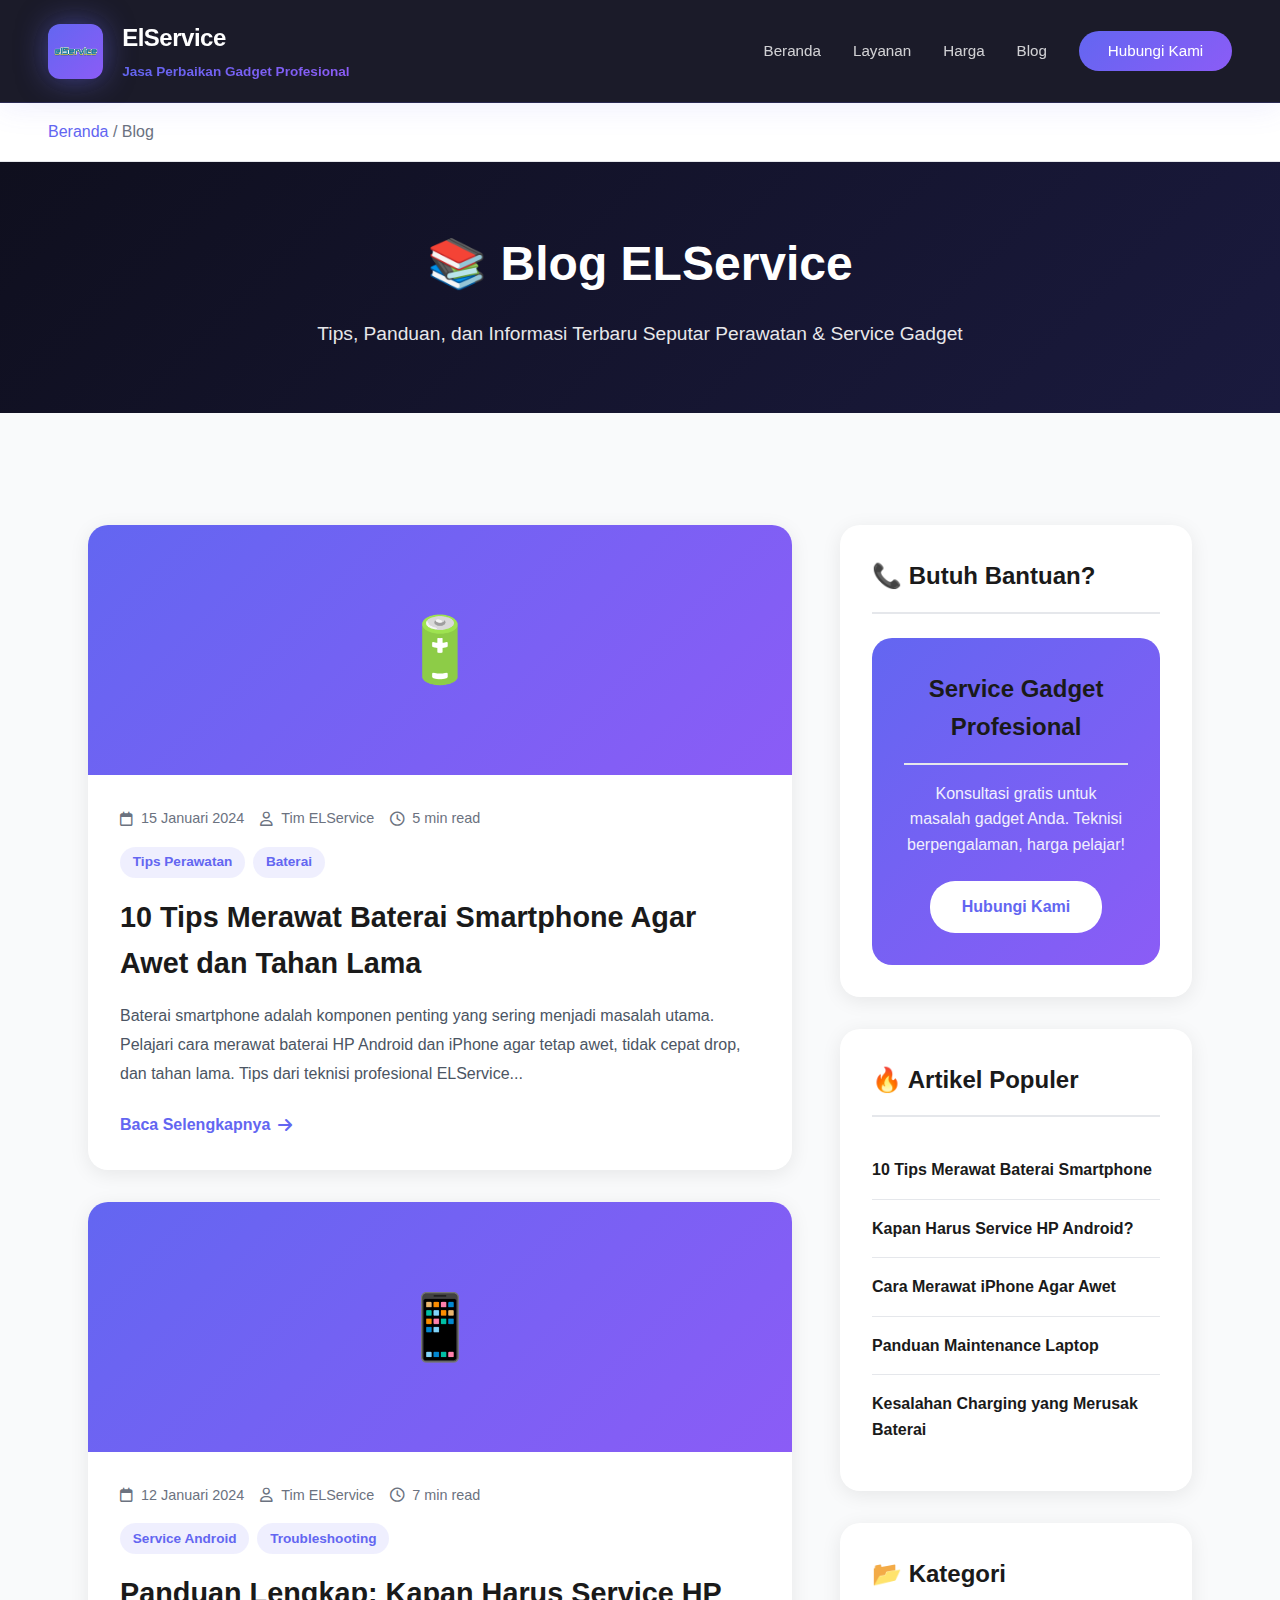
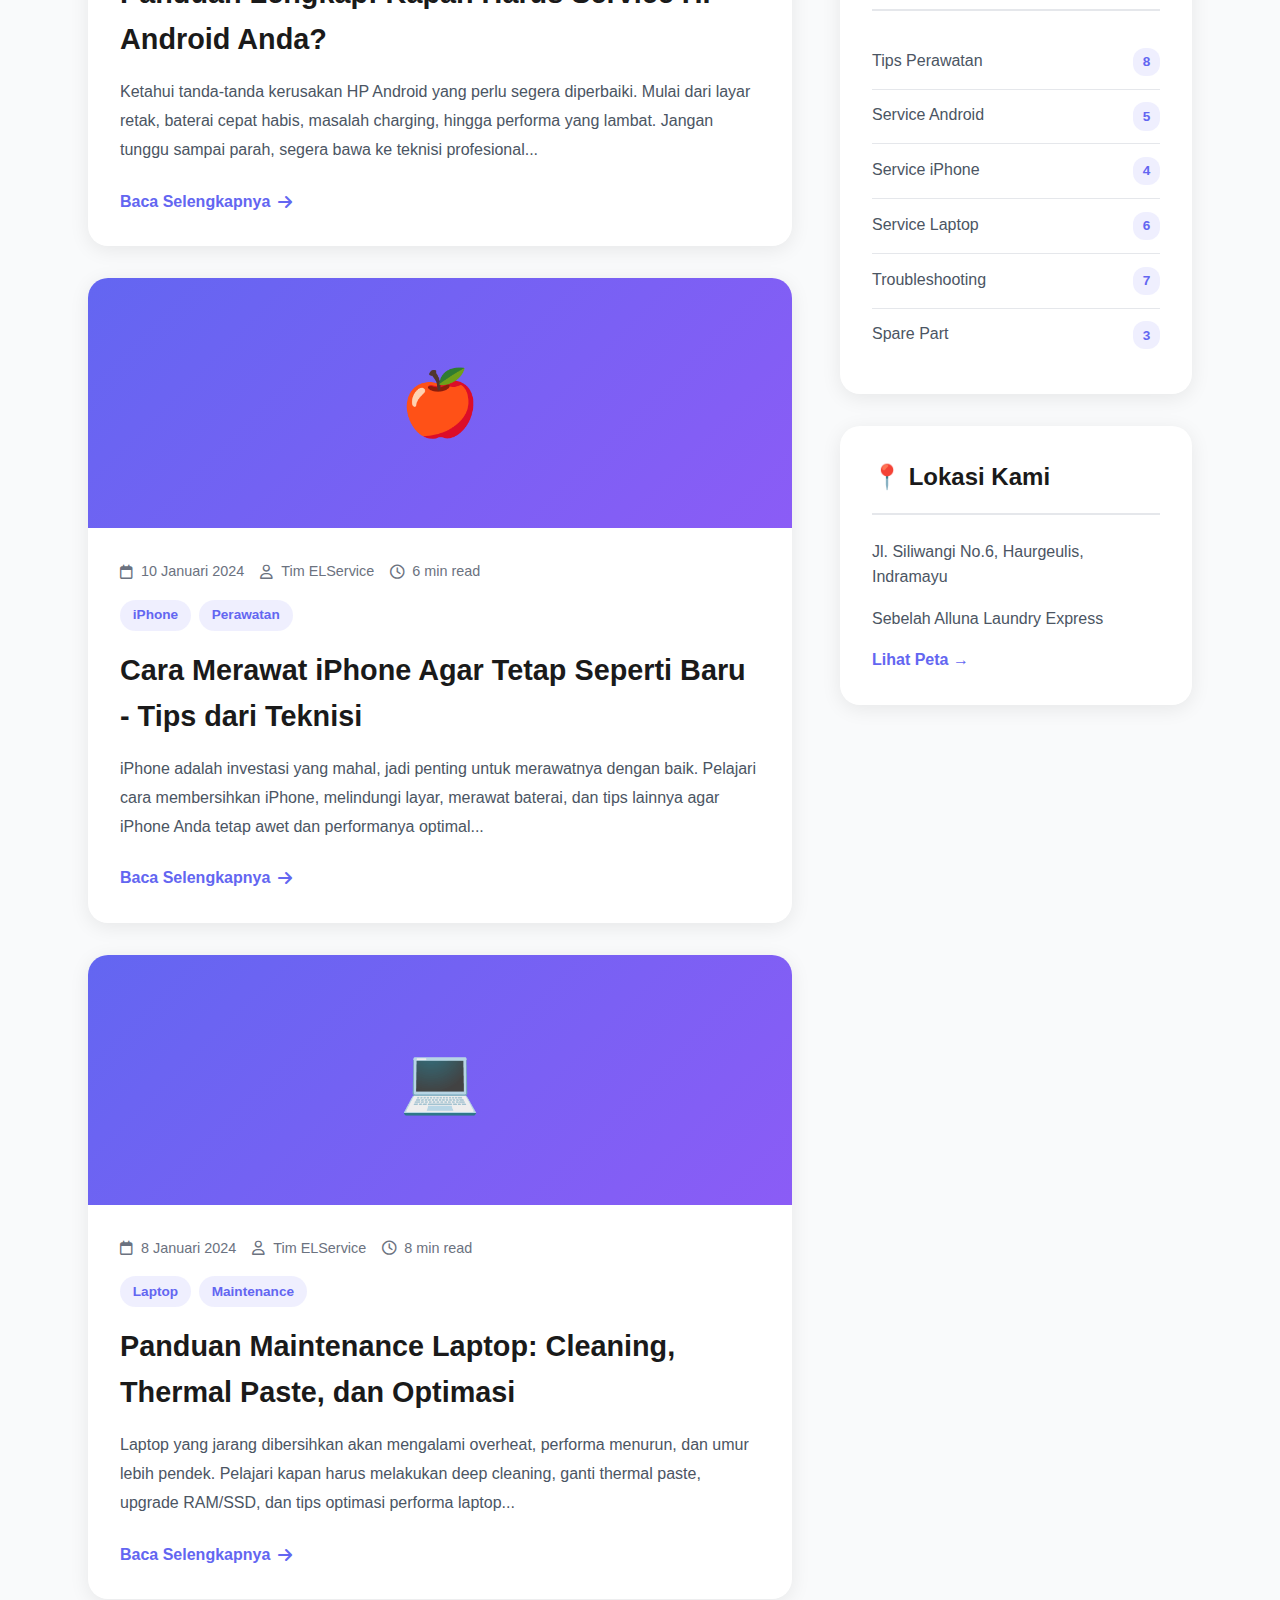
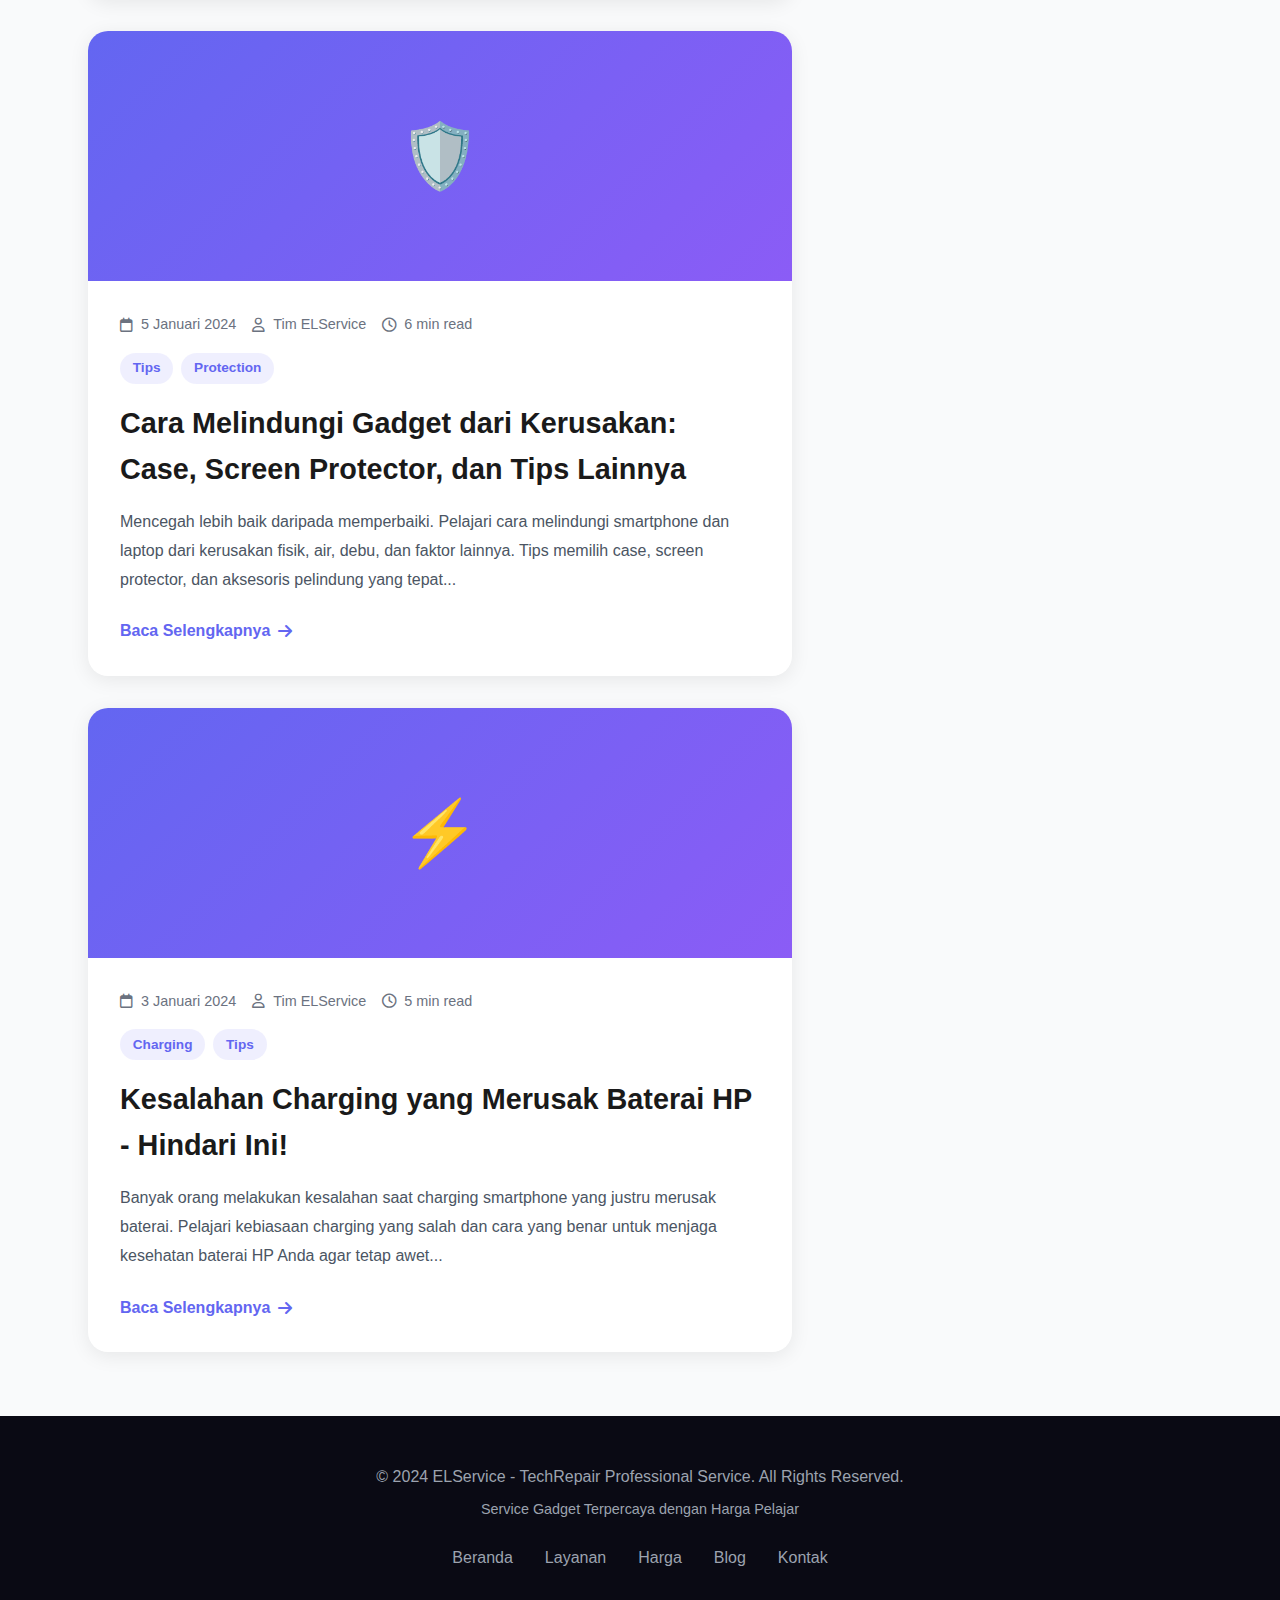
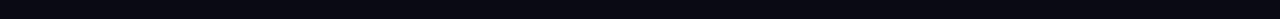
<file: blog.html>
<!DOCTYPE html>
<html lang="id">
<head>
    <meta charset="UTF-8">
    <meta name="viewport" content="width=device-width, initial-scale=1.0">
    <title>Blog ELService - Tips & Panduan Service Gadget | Perawatan HP, Laptop & PC</title>
    <meta name="description" content="Blog ELService - Tips lengkap perawatan gadget, panduan service HP Android & iPhone, perbaikan laptop, dan artikel seputar teknologi. Update terbaru dari teknisi profesional.">
    <meta name="keywords" content="blog service gadget, tips perawatan hp, cara service smartphone, panduan perbaikan laptop, tips baterai hp, service android, service iphone, haurgeulis, indramayu">
    <meta name="author" content="ELService">
    <meta name="robots" content="index, follow">
    <meta name="language" content="Indonesian">
    <meta name="revisit-after" content="7 days">
    
    <!-- Open Graph / Facebook -->
    <meta property="og:type" content="website">
    <meta property="og:url" content="https://raysatyaa.github.io/ElService/blog.html">
    <meta property="og:title" content="Blog ELService - Tips & Panduan Service Gadget">
    <meta property="og:description" content="Tips lengkap perawatan gadget, panduan service HP Android & iPhone, perbaikan laptop, dan artikel seputar teknologi.">
    <meta property="og:image" content="https://raysatyaa.github.io/ElService/gambar/elservice.png">
    <meta property="og:locale" content="id_ID">
    <meta property="og:site_name" content="ELService Blog">
    
    <!-- Twitter -->
    <meta name="twitter:card" content="summary_large_image">
    <meta name="twitter:url" content="https://raysatyaa.github.io/ElService/blog.html">
    <meta name="twitter:title" content="Blog ELService - Tips & Panduan Service Gadget">
    <meta name="twitter:description" content="Tips lengkap perawatan gadget, panduan service HP Android & iPhone, perbaikan laptop.">
    <meta name="twitter:image" content="https://raysatyaa.github.io/ElService/gambar/elservice.png">
    
    <!-- Canonical URL -->
    <link rel="canonical" href="https://raysatyaa.github.io/ElService/blog.html">
    
    <link rel="icon" type="image/png" href="gambar/elservice.png">
    <link rel="stylesheet" href="https://cdnjs.cloudflare.com/ajax/libs/font-awesome/6.4.0/css/all.min.css">
    <style>
        * {
            margin: 0;
            padding: 0;
            box-sizing: border-box;
        }

        body {
            font-family: 'Inter', -apple-system, BlinkMacSystemFont, 'Segoe UI', sans-serif;
            line-height: 1.6;
            color: #1a1a1a;
            background: #f9fafb;
        }

        .header {
            background: rgba(15, 15, 30, 0.95);
            backdrop-filter: blur(20px);
            position: sticky;
            top: 0;
            z-index: 1000;
            border-bottom: 1px solid rgba(99, 102, 241, 0.2);
            box-shadow: 0 4px 30px rgba(99, 102, 241, 0.1);
        }

        .nav-container {
            max-width: 1400px;
            margin: 0 auto;
            padding: 1.2rem 3rem;
            display: flex;
            justify-content: space-between;
            align-items: center;
        }

        .logo-section {
            display: flex;
            align-items: center;
            gap: 1.2rem;
        }

        .logo-box {
            width: 55px;
            height: 55px;
            background: linear-gradient(135deg, #6366f1 0%, #8b5cf6 100%);
            border-radius: 12px;
            display: flex;
            align-items: center;
            justify-content: center;
            box-shadow: 0 0 30px rgba(99, 102, 241, 0.5);
        }

        .logo-box img {
            max-width: 100%;
            max-height: 100%;
            object-fit: contain;
        }

        .brand h1 {
            font-size: 1.5rem;
            font-weight: 700;
            color: white;
            letter-spacing: -0.5px;
        }

        .brand span {
            font-size: 0.85rem;
            background: linear-gradient(90deg, #6366f1, #8b5cf6);
            -webkit-background-clip: text;
            -webkit-text-fill-color: transparent;
            background-clip: text;
            font-weight: 600;
        }

        nav ul {
            list-style: none;
            display: flex;
            gap: 2rem;
            align-items: center;
        }

        nav a {
            color: rgba(255, 255, 255, 0.8);
            text-decoration: none;
            font-weight: 500;
            font-size: 0.95rem;
            transition: all 0.3s;
        }

        nav a:hover {
            color: white;
        }

        .cta-nav {
            background: linear-gradient(135deg, #6366f1, #8b5cf6);
            color: white !important;
            padding: 0.7rem 1.8rem;
            border-radius: 25px;
            transition: all 0.3s;
        }

        .cta-nav:hover {
            transform: translateY(-2px);
        }

        .blog-hero {
            background: linear-gradient(135deg, #0f0f1e 0%, #1a1a3e 100%);
            padding: 4rem 3rem;
            text-align: center;
            color: white;
        }

        .blog-hero h1 {
            font-size: 3rem;
            margin-bottom: 1rem;
            font-weight: 800;
        }

        .blog-hero p {
            font-size: 1.2rem;
            opacity: 0.9;
            max-width: 700px;
            margin: 0 auto;
        }

        .container {
            max-width: 1200px;
            margin: 0 auto;
            padding: 4rem 3rem;
        }

        .blog-grid {
            display: grid;
            grid-template-columns: 2fr 1fr;
            gap: 3rem;
            margin-top: 3rem;
        }

        .blog-main {
            display: flex;
            flex-direction: column;
            gap: 2rem;
        }

        .blog-card {
            background: white;
            border-radius: 20px;
            overflow: hidden;
            box-shadow: 0 4px 20px rgba(0, 0, 0, 0.08);
            transition: all 0.3s;
        }

        .blog-card:hover {
            transform: translateY(-5px);
            box-shadow: 0 10px 40px rgba(99, 102, 241, 0.15);
        }

        .blog-card-image {
            width: 100%;
            height: 250px;
            background: linear-gradient(135deg, #6366f1, #8b5cf6);
            display: flex;
            align-items: center;
            justify-content: center;
            font-size: 4rem;
            color: white;
        }

        .blog-card-content {
            padding: 2rem;
        }

        .blog-meta {
            display: flex;
            gap: 1rem;
            margin-bottom: 1rem;
            font-size: 0.9rem;
            color: #6b7280;
        }

        .blog-meta span {
            display: flex;
            align-items: center;
            gap: 0.5rem;
        }

        .blog-card h2 {
            font-size: 1.8rem;
            margin-bottom: 1rem;
            color: #1a1a1a;
            font-weight: 700;
        }

        .blog-card h2 a {
            color: #1a1a1a;
            text-decoration: none;
            transition: color 0.3s;
        }

        .blog-card h2 a:hover {
            color: #6366f1;
        }

        .blog-card p {
            color: #4b5563;
            line-height: 1.8;
            margin-bottom: 1.5rem;
        }

        .blog-tags {
            display: flex;
            flex-wrap: wrap;
            gap: 0.5rem;
            margin-bottom: 1rem;
        }

        .blog-tag {
            background: rgba(99, 102, 241, 0.1);
            color: #6366f1;
            padding: 0.3rem 0.8rem;
            border-radius: 20px;
            font-size: 0.85rem;
            font-weight: 600;
        }

        .read-more {
            display: inline-flex;
            align-items: center;
            gap: 0.5rem;
            color: #6366f1;
            text-decoration: none;
            font-weight: 600;
            transition: gap 0.3s;
        }

        .read-more:hover {
            gap: 1rem;
        }

        .blog-sidebar {
            display: flex;
            flex-direction: column;
            gap: 2rem;
        }

        .sidebar-widget {
            background: white;
            padding: 2rem;
            border-radius: 20px;
            box-shadow: 0 4px 20px rgba(0, 0, 0, 0.08);
        }

        .sidebar-widget h3 {
            font-size: 1.5rem;
            margin-bottom: 1.5rem;
            color: #1a1a1a;
            font-weight: 700;
            padding-bottom: 1rem;
            border-bottom: 2px solid #e5e7eb;
        }

        .popular-posts {
            list-style: none;
        }

        .popular-posts li {
            padding: 1rem 0;
            border-bottom: 1px solid #e5e7eb;
        }

        .popular-posts li:last-child {
            border-bottom: none;
        }

        .popular-posts a {
            color: #1a1a1a;
            text-decoration: none;
            font-weight: 600;
            transition: color 0.3s;
        }

        .popular-posts a:hover {
            color: #6366f1;
        }

        .categories {
            list-style: none;
        }

        .categories li {
            padding: 0.8rem 0;
            border-bottom: 1px solid #e5e7eb;
        }

        .categories li:last-child {
            border-bottom: none;
        }

        .categories a {
            color: #4b5563;
            text-decoration: none;
            display: flex;
            justify-content: space-between;
            transition: color 0.3s;
        }

        .categories a:hover {
            color: #6366f1;
        }

        .categories span {
            background: rgba(99, 102, 241, 0.1);
            color: #6366f1;
            padding: 0.2rem 0.6rem;
            border-radius: 12px;
            font-size: 0.85rem;
            font-weight: 600;
        }

        .cta-box {
            background: linear-gradient(135deg, #6366f1, #8b5cf6);
            color: white;
            padding: 2rem;
            border-radius: 20px;
            text-align: center;
        }

        .cta-box h3 {
            margin-bottom: 1rem;
            font-size: 1.5rem;
        }

        .cta-box p {
            margin-bottom: 1.5rem;
            opacity: 0.9;
        }

        .cta-button {
            display: inline-block;
            background: white;
            color: #6366f1;
            padding: 0.8rem 2rem;
            border-radius: 25px;
            text-decoration: none;
            font-weight: 700;
            transition: all 0.3s;
        }

        .cta-button:hover {
            transform: translateY(-2px);
            box-shadow: 0 10px 30px rgba(0, 0, 0, 0.2);
        }

        footer {
            background: #0a0a14;
            color: #9ca3af;
            padding: 3rem;
            text-align: center;
        }

        .footer-links {
            display: flex;
            justify-content: center;
            gap: 2rem;
            margin-top: 1.5rem;
            flex-wrap: wrap;
        }

        .footer-links a {
            color: #9ca3af;
            text-decoration: none;
            transition: color 0.3s;
        }

        .footer-links a:hover {
            color: #6366f1;
        }

        .breadcrumb {
            padding: 1rem 3rem;
            background: white;
            border-bottom: 1px solid #e5e7eb;
        }

        .breadcrumb a {
            color: #6366f1;
            text-decoration: none;
        }

        .breadcrumb span {
            color: #6b7280;
        }

        @media (max-width: 1024px) {
            .blog-grid {
                grid-template-columns: 1fr;
            }
        }

        .mobile-menu-toggle {
            display: none;
            background: transparent;
            border: none;
            color: white;
            font-size: 1.5rem;
            cursor: pointer;
            padding: 0.5rem;
        }

        @media (max-width: 768px) {
            .mobile-menu-toggle {
                display: block;
            }

            .nav-container {
                padding: 1rem 1.5rem;
                position: relative;
            }

            nav {
                position: absolute;
                top: 100%;
                left: 0;
                right: 0;
                background: rgba(15, 15, 30, 0.98);
                backdrop-filter: blur(20px);
                padding: 1rem;
                display: none;
                border-top: 1px solid rgba(99, 102, 241, 0.2);
                box-shadow: 0 10px 30px rgba(0, 0, 0, 0.3);
            }

            nav.active {
                display: block;
            }

            nav ul {
                flex-direction: column;
                gap: 0.5rem;
                width: 100%;
            }

            nav ul li {
                width: 100%;
            }

            nav a {
                display: block;
                padding: 1rem;
                border-radius: 10px;
                text-align: center;
                font-size: 1rem;
            }

            nav a:hover {
                background: rgba(99, 102, 241, 0.1);
            }

            .cta-nav {
                width: 100%;
                text-align: center;
            }

            .blog-hero {
                padding: 3rem 1.5rem;
            }

            .blog-hero h1 {
                font-size: 1.75rem;
            }

            .blog-hero p {
                font-size: 1rem;
            }

            .container {
                padding: 2rem 1.5rem;
            }

            .blog-grid {
                grid-template-columns: 1fr;
                gap: 2rem;
            }

            .blog-card-image {
                height: 200px;
                font-size: 3rem;
            }

            .blog-card-content {
                padding: 1.5rem;
            }

            .blog-card h2 {
                font-size: 1.4rem;
            }

            .blog-card p {
                font-size: 0.95rem;
            }

            .blog-meta {
                flex-wrap: wrap;
                font-size: 0.85rem;
            }

            .sidebar-widget {
                padding: 1.5rem;
            }

            .sidebar-widget h3 {
                font-size: 1.3rem;
            }

            .cta-box {
                padding: 1.5rem;
            }

            .cta-box h3 {
                font-size: 1.3rem;
            }

            .breadcrumb {
                padding: 1rem 1.5rem;
                font-size: 0.9rem;
            }
        }

        @media (max-width: 480px) {
            .blog-hero h1 {
                font-size: 1.5rem;
            }

            .container {
                padding: 1.5rem 1rem;
            }

            .blog-card-content {
                padding: 1.2rem;
            }

            .blog-card h2 {
                font-size: 1.2rem;
            }

            .sidebar-widget {
                padding: 1.2rem;
            }

            .logo-box {
                width: 45px;
                height: 45px;
            }

            .brand h1 {
                font-size: 1.3rem;
            }

            .brand span {
                font-size: 0.75rem;
            }
        }
    </style>
    
    <!-- Structured Data (JSON-LD) -->
    <script type="application/ld+json">
    {
      "@context": "https://schema.org",
      "@type": "Blog",
      "name": "ELService Blog",
      "description": "Tips lengkap perawatan gadget, panduan service HP Android & iPhone, perbaikan laptop, dan artikel seputar teknologi",
      "url": "https://raysatyaa.github.io/ElService/blog.html",
      "publisher": {
        "@type": "Organization",
        "name": "ELService",
        "logo": {
          "@type": "ImageObject",
          "url": "https://raysatyaa.github.io/ElService/gambar/elservice.png"
        }
      },
      "mainEntityOfPage": {
        "@type": "WebPage",
        "@id": "https://raysatyaa.github.io/ElService/blog.html"
      }
    }
    </script>
</head>
<body>
    <header class="header">
        <div class="nav-container">
            <div class="logo-section">
                <div class="logo-box">
                    <img src="gambar/elservice.png" alt="ELService">
                </div>
                <div class="brand">
                    <h1>ElService</h1>
                    <span>Jasa Perbaikan Gadget Profesional</span>
                </div>
            </div>
            <button class="mobile-menu-toggle" onclick="toggleMobileMenu()" aria-label="Toggle menu">
                <i class="fas fa-bars"></i>
            </button>
            <nav id="mobileNav">
                <ul>
                    <li><a href="elservice.html" onclick="closeMobileMenu()">Beranda</a></li>
                    <li><a href="elservice.html#services" onclick="closeMobileMenu()">Layanan</a></li>
                    <li><a href="elservice.html#pricing" onclick="closeMobileMenu()">Harga</a></li>
                    <li><a href="blog.html" onclick="closeMobileMenu()">Blog</a></li>
                    <li><a href="elservice.html#contact" class="cta-nav" onclick="closeMobileMenu()">Hubungi Kami</a></li>
                </ul>
            </nav>
        </div>
    </header>

    <div class="breadcrumb">
        <div style="max-width: 1200px; margin: 0 auto;">
            <a href="elservice.html">Beranda</a> <span>/</span> <span>Blog</span>
        </div>
    </div>

    <section class="blog-hero">
        <h1>📚 Blog ELService</h1>
        <p>Tips, Panduan, dan Informasi Terbaru Seputar Perawatan & Service Gadget</p>
    </section>

    <div class="container">
        <div class="blog-grid">
            <main class="blog-main">
                <article class="blog-card">
                    <div class="blog-card-image">🔋</div>
                    <div class="blog-card-content">
                        <div class="blog-meta">
                            <span><i class="far fa-calendar"></i> 15 Januari 2024</span>
                            <span><i class="far fa-user"></i> Tim ELService</span>
                            <span><i class="far fa-clock"></i> 5 min read</span>
                        </div>
                        <div class="blog-tags">
                            <span class="blog-tag">Tips Perawatan</span>
                            <span class="blog-tag">Baterai</span>
                        </div>
                        <h2><a href="#baterai-tips">10 Tips Merawat Baterai Smartphone Agar Awet dan Tahan Lama</a></h2>
                        <p>Baterai smartphone adalah komponen penting yang sering menjadi masalah utama. Pelajari cara merawat baterai HP Android dan iPhone agar tetap awet, tidak cepat drop, dan tahan lama. Tips dari teknisi profesional ELService...</p>
                        <a href="#baterai-tips" class="read-more">Baca Selengkapnya <i class="fas fa-arrow-right"></i></a>
                    </div>
                </article>

                <article class="blog-card">
                    <div class="blog-card-image">📱</div>
                    <div class="blog-card-content">
                        <div class="blog-meta">
                            <span><i class="far fa-calendar"></i> 12 Januari 2024</span>
                            <span><i class="far fa-user"></i> Tim ELService</span>
                            <span><i class="far fa-clock"></i> 7 min read</span>
                        </div>
                        <div class="blog-tags">
                            <span class="blog-tag">Service Android</span>
                            <span class="blog-tag">Troubleshooting</span>
                        </div>
                        <h2><a href="#android-troubleshooting">Panduan Lengkap: Kapan Harus Service HP Android Anda?</a></h2>
                        <p>Ketahui tanda-tanda kerusakan HP Android yang perlu segera diperbaiki. Mulai dari layar retak, baterai cepat habis, masalah charging, hingga performa yang lambat. Jangan tunggu sampai parah, segera bawa ke teknisi profesional...</p>
                        <a href="#android-troubleshooting" class="read-more">Baca Selengkapnya <i class="fas fa-arrow-right"></i></a>
                    </div>
                </article>

                <article class="blog-card">
                    <div class="blog-card-image">🍎</div>
                    <div class="blog-card-content">
                        <div class="blog-meta">
                            <span><i class="far fa-calendar"></i> 10 Januari 2024</span>
                            <span><i class="far fa-user"></i> Tim ELService</span>
                            <span><i class="far fa-clock"></i> 6 min read</span>
                        </div>
                        <div class="blog-tags">
                            <span class="blog-tag">iPhone</span>
                            <span class="blog-tag">Perawatan</span>
                        </div>
                        <h2><a href="#iphone-care">Cara Merawat iPhone Agar Tetap Seperti Baru - Tips dari Teknisi</a></h2>
                        <p>iPhone adalah investasi yang mahal, jadi penting untuk merawatnya dengan baik. Pelajari cara membersihkan iPhone, melindungi layar, merawat baterai, dan tips lainnya agar iPhone Anda tetap awet dan performanya optimal...</p>
                        <a href="#iphone-care" class="read-more">Baca Selengkapnya <i class="fas fa-arrow-right"></i></a>
                    </div>
                </article>

                <article class="blog-card">
                    <div class="blog-card-image">💻</div>
                    <div class="blog-card-content">
                        <div class="blog-meta">
                            <span><i class="far fa-calendar"></i> 8 Januari 2024</span>
                            <span><i class="far fa-user"></i> Tim ELService</span>
                            <span><i class="far fa-clock"></i> 8 min read</span>
                        </div>
                        <div class="blog-tags">
                            <span class="blog-tag">Laptop</span>
                            <span class="blog-tag">Maintenance</span>
                        </div>
                        <h2><a href="#laptop-maintenance">Panduan Maintenance Laptop: Cleaning, Thermal Paste, dan Optimasi</a></h2>
                        <p>Laptop yang jarang dibersihkan akan mengalami overheat, performa menurun, dan umur lebih pendek. Pelajari kapan harus melakukan deep cleaning, ganti thermal paste, upgrade RAM/SSD, dan tips optimasi performa laptop...</p>
                        <a href="#laptop-maintenance" class="read-more">Baca Selengkapnya <i class="fas fa-arrow-right"></i></a>
                    </div>
                </article>

                <article class="blog-card">
                    <div class="blog-card-image">🛡️</div>
                    <div class="blog-card-content">
                        <div class="blog-meta">
                            <span><i class="far fa-calendar"></i> 5 Januari 2024</span>
                            <span><i class="far fa-user"></i> Tim ELService</span>
                            <span><i class="far fa-clock"></i> 6 min read</span>
                        </div>
                        <div class="blog-tags">
                            <span class="blog-tag">Tips</span>
                            <span class="blog-tag">Protection</span>
                        </div>
                        <h2><a href="#gadget-protection">Cara Melindungi Gadget dari Kerusakan: Case, Screen Protector, dan Tips Lainnya</a></h2>
                        <p>Mencegah lebih baik daripada memperbaiki. Pelajari cara melindungi smartphone dan laptop dari kerusakan fisik, air, debu, dan faktor lainnya. Tips memilih case, screen protector, dan aksesoris pelindung yang tepat...</p>
                        <a href="#gadget-protection" class="read-more">Baca Selengkapnya <i class="fas fa-arrow-right"></i></a>
                    </div>
                </article>

                <article class="blog-card">
                    <div class="blog-card-image">⚡</div>
                    <div class="blog-card-content">
                        <div class="blog-meta">
                            <span><i class="far fa-calendar"></i> 3 Januari 2024</span>
                            <span><i class="far fa-user"></i> Tim ELService</span>
                            <span><i class="far fa-clock"></i> 5 min read</span>
                        </div>
                        <div class="blog-tags">
                            <span class="blog-tag">Charging</span>
                            <span class="blog-tag">Tips</span>
                        </div>
                        <h2><a href="#charging-tips">Kesalahan Charging yang Merusak Baterai HP - Hindari Ini!</a></h2>
                        <p>Banyak orang melakukan kesalahan saat charging smartphone yang justru merusak baterai. Pelajari kebiasaan charging yang salah dan cara yang benar untuk menjaga kesehatan baterai HP Anda agar tetap awet...</p>
                        <a href="#charging-tips" class="read-more">Baca Selengkapnya <i class="fas fa-arrow-right"></i></a>
                    </div>
                </article>
            </main>

            <aside class="blog-sidebar">
                <div class="sidebar-widget">
                    <h3>📞 Butuh Bantuan?</h3>
                    <div class="cta-box">
                        <h3>Service Gadget Profesional</h3>
                        <p>Konsultasi gratis untuk masalah gadget Anda. Teknisi berpengalaman, harga pelajar!</p>
                        <a href="elservice.html#contact" class="cta-button">Hubungi Kami</a>
                    </div>
                </div>

                <div class="sidebar-widget">
                    <h3>🔥 Artikel Populer</h3>
                    <ul class="popular-posts">
                        <li><a href="#baterai-tips">10 Tips Merawat Baterai Smartphone</a></li>
                        <li><a href="#android-troubleshooting">Kapan Harus Service HP Android?</a></li>
                        <li><a href="#iphone-care">Cara Merawat iPhone Agar Awet</a></li>
                        <li><a href="#laptop-maintenance">Panduan Maintenance Laptop</a></li>
                        <li><a href="#charging-tips">Kesalahan Charging yang Merusak Baterai</a></li>
                    </ul>
                </div>

                <div class="sidebar-widget">
                    <h3>📂 Kategori</h3>
                    <ul class="categories">
                        <li><a href="#tips-perawatan">Tips Perawatan <span>8</span></a></li>
                        <li><a href="#service-android">Service Android <span>5</span></a></li>
                        <li><a href="#service-iphone">Service iPhone <span>4</span></a></li>
                        <li><a href="#service-laptop">Service Laptop <span>6</span></a></li>
                        <li><a href="#troubleshooting">Troubleshooting <span>7</span></a></li>
                        <li><a href="#spare-part">Spare Part <span>3</span></a></li>
                    </ul>
                </div>

                <div class="sidebar-widget">
                    <h3>📍 Lokasi Kami</h3>
                    <p style="color: #4b5563; margin-bottom: 1rem;">Jl. Siliwangi No.6, Haurgeulis, Indramayu</p>
                    <p style="color: #4b5563; margin-bottom: 1rem;">Sebelah Alluna Laundry Express</p>
                    <a href="elservice.html#contact" style="color: #6366f1; text-decoration: none; font-weight: 600;">Lihat Peta →</a>
                </div>
            </aside>
        </div>
    </div>

    <footer>
        <p>&copy; 2024 ELService - TechRepair Professional Service. All Rights Reserved.</p>
        <p style="margin-top: 0.5rem; font-size: 0.9rem;">Service Gadget Terpercaya dengan Harga Pelajar</p>
        <div class="footer-links">
            <a href="elservice.html">Beranda</a>
            <a href="elservice.html#services">Layanan</a>
            <a href="elservice.html#pricing">Harga</a>
            <a href="blog.html">Blog</a>
            <a href="elservice.html#contact">Kontak</a>
        </div>
    </footer>

    <script>
        function toggleMobileMenu() {
            const nav = document.getElementById('mobileNav');
            nav.classList.toggle('active');
        }

        function closeMobileMenu() {
            const nav = document.getElementById('mobileNav');
            nav.classList.remove('active');
        }

        // Close mobile menu when clicking outside
        document.addEventListener('click', function(event) {
            const nav = document.getElementById('mobileNav');
            const toggle = document.querySelector('.mobile-menu-toggle');
            if (nav && toggle && !nav.contains(event.target) && !toggle.contains(event.target)) {
                nav.classList.remove('active');
            }
        });
    </script>
</body>
</html>
</file>
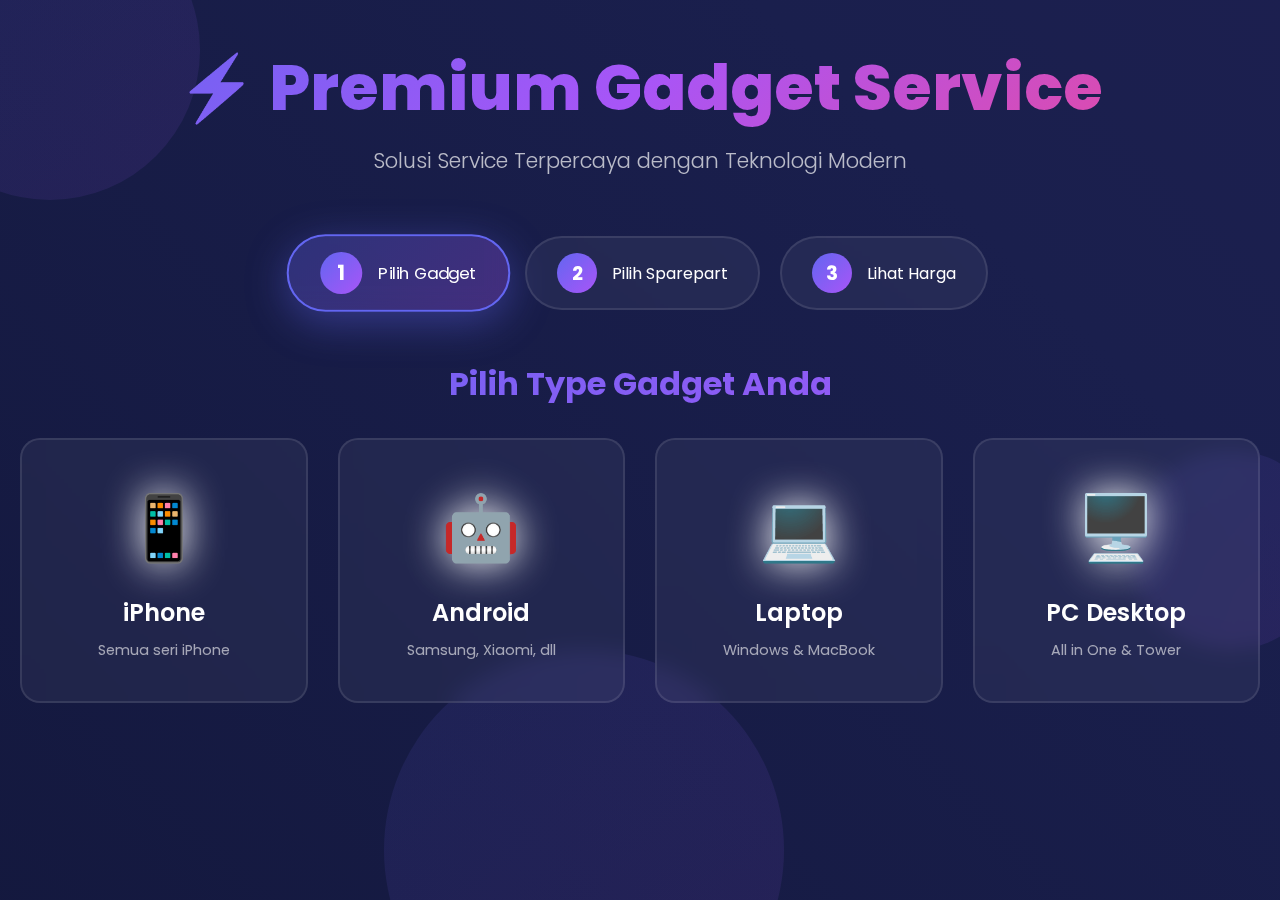
<file: gambar/fix_daftar_harga.html>
<!DOCTYPE html>
<html lang="id">
<head>
    <meta charset="UTF-8">
    <meta name="viewport" content="width=device-width, initial-scale=1.0">
    <title>Premium Gadget Service</title>
    <style>
        @import url('https://fonts.googleapis.com/css2?family=Poppins:wght@300;400;600;700;800&display=swap');
        
        * {
            margin: 0;
            padding: 0;
            box-sizing: border-box;
        }

        body {
            font-family: 'Poppins', sans-serif;
            background: #0a0e27;
            color: white;
            overflow-x: hidden;
            min-height: 100vh;
            position: relative;
        }

        /* Animated Background */
        .bg-animation {
            position: fixed;
            top: 0;
            left: 0;
            width: 100%;
            height: 100%;
            z-index: -1;
            background: linear-gradient(45deg, #0a0e27, #1a1f4d, #2a1f5f);
            background-size: 400% 400%;
            animation: gradientShift 15s ease infinite;
        }

        .floating-shapes {
            position: fixed;
            width: 100%;
            height: 100%;
            overflow: hidden;
            z-index: -1;
        }

        .shape {
            position: absolute;
            background: linear-gradient(135deg, rgba(99, 102, 241, 0.1), rgba(168, 85, 247, 0.1));
            border-radius: 50%;
            animation: float 20s infinite ease-in-out;
        }

        .shape:nth-child(1) {
            width: 300px;
            height: 300px;
            top: -100px;
            left: -100px;
            animation-delay: 0s;
        }

        .shape:nth-child(2) {
            width: 200px;
            height: 200px;
            top: 50%;
            right: -50px;
            animation-delay: 5s;
        }

        .shape:nth-child(3) {
            width: 400px;
            height: 400px;
            bottom: -150px;
            left: 30%;
            animation-delay: 10s;
        }

        @keyframes gradientShift {
            0%, 100% { background-position: 0% 50%; }
            50% { background-position: 100% 50%; }
        }

        @keyframes float {
            0%, 100% { transform: translate(0, 0) rotate(0deg); }
            25% { transform: translate(50px, -50px) rotate(90deg); }
            50% { transform: translate(0, -100px) rotate(180deg); }
            75% { transform: translate(-50px, -50px) rotate(270deg); }
        }

        .container {
            max-width: 1400px;
            margin: 0 auto;
            padding: 40px 20px;
        }

        /* Header */
        .header {
            text-align: center;
            margin-bottom: 60px;
            animation: fadeInDown 1s ease;
        }

        .header h1 {
            font-size: 4em;
            font-weight: 800;
            background: linear-gradient(135deg, #6366f1, #a855f7, #ec4899);
            -webkit-background-clip: text;
            -webkit-text-fill-color: transparent;
            background-clip: text;
            margin-bottom: 10px;
            animation: glow 2s ease-in-out infinite;
        }

        .header p {
            font-size: 1.3em;
            color: rgba(255,255,255,0.7);
            font-weight: 300;
        }

        @keyframes glow {
            0%, 100% { filter: drop-shadow(0 0 20px rgba(99, 102, 241, 0.5)); }
            50% { filter: drop-shadow(0 0 40px rgba(168, 85, 247, 0.8)); }
        }

        /* Step Indicator */
        .steps {
            display: flex;
            justify-content: center;
            gap: 20px;
            margin-bottom: 50px;
            animation: fadeIn 1s ease 0.3s both;
        }

        .step {
            display: flex;
            align-items: center;
            gap: 15px;
            padding: 15px 30px;
            background: rgba(255,255,255,0.05);
            border: 2px solid rgba(255,255,255,0.1);
            border-radius: 50px;
            backdrop-filter: blur(10px);
            transition: all 0.4s cubic-bezier(0.4, 0, 0.2, 1);
        }

        .step.active {
            background: linear-gradient(135deg, rgba(99, 102, 241, 0.3), rgba(168, 85, 247, 0.3));
            border-color: #6366f1;
            transform: scale(1.05);
            box-shadow: 0 10px 40px rgba(99, 102, 241, 0.4);
        }

        .step-number {
            width: 40px;
            height: 40px;
            border-radius: 50%;
            background: linear-gradient(135deg, #6366f1, #a855f7);
            display: flex;
            align-items: center;
            justify-content: center;
            font-weight: 700;
            font-size: 1.2em;
        }

        .step.active .step-number {
            animation: pulse 1.5s ease infinite;
        }

        @keyframes pulse {
            0%, 100% { transform: scale(1); box-shadow: 0 0 0 0 rgba(99, 102, 241, 0.7); }
            50% { transform: scale(1.1); box-shadow: 0 0 0 10px rgba(99, 102, 241, 0); }
        }

        /* Selection Cards */
        .selection-container {
            margin-bottom: 40px;
            animation: fadeInUp 1s ease 0.5s both;
        }

        .selection-title {
            font-size: 2em;
            font-weight: 700;
            margin-bottom: 30px;
            text-align: center;
            background: linear-gradient(135deg, #6366f1, #a855f7);
            -webkit-background-clip: text;
            -webkit-text-fill-color: transparent;
            background-clip: text;
        }

        .cards-grid {
            display: grid;
            grid-template-columns: repeat(auto-fit, minmax(250px, 1fr));
            gap: 30px;
            margin-bottom: 50px;
        }

        .card {
            background: rgba(255,255,255,0.05);
            border: 2px solid rgba(255,255,255,0.1);
            border-radius: 20px;
            padding: 40px 30px;
            text-align: center;
            cursor: pointer;
            transition: all 0.5s cubic-bezier(0.4, 0, 0.2, 1);
            backdrop-filter: blur(10px);
            position: relative;
            overflow: hidden;
        }

        .card::before {
            content: '';
            position: absolute;
            top: 0;
            left: -100%;
            width: 100%;
            height: 100%;
            background: linear-gradient(90deg, transparent, rgba(255,255,255,0.1), transparent);
            transition: left 0.5s;
        }

        .card:hover::before {
            left: 100%;
        }

        .card:hover {
            transform: translateY(-10px) scale(1.02);
            border-color: #6366f1;
            box-shadow: 0 20px 60px rgba(99, 102, 241, 0.4);
            background: rgba(255,255,255,0.08);
        }

        .card.selected {
            background: linear-gradient(135deg, rgba(99, 102, 241, 0.2), rgba(168, 85, 247, 0.2));
            border-color: #6366f1;
            transform: scale(1.05);
            box-shadow: 0 20px 60px rgba(99, 102, 241, 0.6);
        }

        .card-icon {
            font-size: 4em;
            margin-bottom: 20px;
            display: block;
            filter: drop-shadow(0 0 20px currentColor);
            animation: iconFloat 3s ease-in-out infinite;
        }

        @keyframes iconFloat {
            0%, 100% { transform: translateY(0); }
            50% { transform: translateY(-10px); }
        }

        .card-title {
            font-size: 1.5em;
            font-weight: 600;
            margin-bottom: 10px;
        }

        .card-desc {
            color: rgba(255,255,255,0.6);
            font-size: 0.9em;
        }

        /* Price Table */
        .table-section {
            display: none;
            animation: fadeInUp 0.8s ease;
        }

        .table-section.active {
            display: block;
        }

        .table-container {
            background: rgba(255,255,255,0.05);
            border: 2px solid rgba(255,255,255,0.1);
            border-radius: 20px;
            padding: 30px;
            backdrop-filter: blur(20px);
            overflow: hidden;
        }

        .table-wrapper {
            overflow-x: auto;
            max-height: 600px;
            overflow-y: auto;
        }

        .table-wrapper::-webkit-scrollbar {
            width: 8px;
            height: 8px;
        }

        .table-wrapper::-webkit-scrollbar-track {
            background: rgba(255,255,255,0.05);
            border-radius: 10px;
        }

        .table-wrapper::-webkit-scrollbar-thumb {
            background: linear-gradient(135deg, #6366f1, #a855f7);
            border-radius: 10px;
        }

        table {
            width: 100%;
            border-collapse: separate;
            border-spacing: 0 10px;
        }

        thead tr {
            background: linear-gradient(135deg, rgba(99, 102, 241, 0.3), rgba(168, 85, 247, 0.3));
        }

        th {
            padding: 20px;
            text-align: left;
            font-weight: 600;
            font-size: 1.1em;
            border: none;
        }

        th:first-child {
            border-radius: 15px 0 0 15px;
        }

        th:last-child {
            border-radius: 0 15px 15px 0;
        }

        tbody tr {
            background: rgba(255,255,255,0.03);
            transition: all 0.3s ease;
            animation: slideInLeft 0.5s ease;
            pointer-events: auto;
        }

        tbody tr:hover {
            background: rgba(255,255,255,0.08);
            transform: translateX(10px) scale(1.02);
            box-shadow: 0 5px 30px rgba(99, 102, 241, 0.3);
        }

        tbody tr:hover .price-input {
            transform: none;
        }

        td {
            padding: 20px;
            border: none;
            position: relative;
        }

        td.price-cell {
            pointer-events: auto;
        }

        tr td:first-child {
            border-radius: 15px 0 0 15px;
        }

        tr td:last-child {
            border-radius: 0 15px 15px 0;
        }

        .model-name {
            font-weight: 600;
            font-size: 1.1em;
            display: flex;
            align-items: center;
            gap: 10px;
        }

        .model-icon {
            font-size: 1.5em;
        }

        .price-input {
            background: rgba(255,255,255,0.08);
            border: 2px solid rgba(255,255,255,0.15);
            color: white;
            padding: 12px 20px;
            border-radius: 12px;
            font-size: 1em;
            width: 150px;
            transition: all 0.3s ease;
            font-family: 'Poppins', sans-serif;
            cursor: default;
            user-select: none;
            -webkit-user-select: none;
            -moz-user-select: none;
            -ms-user-select: none;
            text-align: center;
            font-weight: 600;
        }

        .price-input:read-only {
            background: rgba(255,255,255,0.08);
            border-color: rgba(255,255,255,0.15);
            cursor: default;
        }

        .price-input:read-only:focus {
            outline: none;
            border-color: rgba(255,255,255,0.15);
            background: rgba(255,255,255,0.08);
            box-shadow: none;
        }

        .wa-btn {
            background: linear-gradient(135deg, #25D366, #128C7E);
            color: white;
            border: none;
            padding: 12px 30px;
            border-radius: 12px;
            cursor: pointer;
            font-weight: 600;
            font-size: 1em;
            display: inline-flex;
            align-items: center;
            gap: 10px;
            transition: all 0.4s cubic-bezier(0.4, 0, 0.2, 1);
            box-shadow: 0 5px 20px rgba(37, 211, 102, 0.3);
        }

        .wa-btn:hover {
            transform: translateY(-3px) scale(1.05);
            box-shadow: 0 10px 40px rgba(37, 211, 102, 0.5);
        }

        .wa-btn:active {
            transform: translateY(-1px) scale(1);
        }

        /* Modal */
        .modal {
            display: none;
            position: fixed;
            top: 0;
            left: 0;
            width: 100%;
            height: 100%;
            background: rgba(0,0,0,0.8);
            backdrop-filter: blur(10px);
            z-index: 1000;
            animation: fadeIn 0.3s ease;
            overflow-y: auto;
        }

        .modal-content {
            position: relative;
            max-width: 600px;
            margin: 50px auto;
            background: linear-gradient(135deg, rgba(99, 102, 241, 0.1), rgba(168, 85, 247, 0.1));
            border: 2px solid rgba(255,255,255,0.2);
            border-radius: 30px;
            padding: 50px;
            backdrop-filter: blur(20px);
            animation: modalSlideIn 0.5s cubic-bezier(0.4, 0, 0.2, 1);
            box-shadow: 0 30px 80px rgba(0,0,0,0.5);
        }

        @keyframes modalSlideIn {
            from {
                opacity: 0;
                transform: translateY(-50px) scale(0.9);
            }
            to {
                opacity: 1;
                transform: translateY(0) scale(1);
            }
        }

        .modal-header {
            text-align: center;
            margin-bottom: 40px;
        }

        .modal-header h2 {
            font-size: 2.5em;
            font-weight: 700;
            background: linear-gradient(135deg, #6366f1, #a855f7);
            -webkit-background-clip: text;
            -webkit-text-fill-color: transparent;
            background-clip: text;
            margin-bottom: 10px;
        }

        .close-btn {
            position: absolute;
            top: 20px;
            right: 20px;
            background: rgba(255,255,255,0.1);
            border: none;
            width: 50px;
            height: 50px;
            border-radius: 50%;
            font-size: 1.5em;
            color: white;
            cursor: pointer;
            transition: all 0.3s ease;
        }

        .close-btn:hover {
            background: rgba(255,255,255,0.2);
            transform: rotate(90deg);
        }

        .form-group {
            margin-bottom: 25px;
        }

        .form-group label {
            display: block;
            margin-bottom: 10px;
            font-weight: 600;
            font-size: 1.1em;
            color: rgba(255,255,255,0.9);
        }

        .form-group input,
        .form-group textarea {
            width: 100%;
            padding: 15px 20px;
            background: rgba(255,255,255,0.1);
            border: 2px solid rgba(255,255,255,0.2);
            border-radius: 15px;
            color: white;
            font-size: 1em;
            font-family: 'Poppins', sans-serif;
            transition: all 0.3s ease;
        }

        .form-group input:focus,
        .form-group textarea:focus {
            outline: none;
            border-color: #6366f1;
            background: rgba(255,255,255,0.15);
            box-shadow: 0 0 0 4px rgba(99, 102, 241, 0.2);
        }

        .form-group textarea {
            min-height: 100px;
            resize: vertical;
        }

        .submit-btn {
            width: 100%;
            padding: 18px;
            background: linear-gradient(135deg, #25D366, #128C7E);
            border: none;
            border-radius: 15px;
            color: white;
            font-size: 1.2em;
            font-weight: 700;
            cursor: pointer;
            transition: all 0.4s cubic-bezier(0.4, 0, 0.2, 1);
            box-shadow: 0 10px 30px rgba(37, 211, 102, 0.4);
            margin-top: 20px;
        }

        .submit-btn:hover {
            transform: translateY(-3px);
            box-shadow: 0 15px 40px rgba(37, 211, 102, 0.6);
        }

        @keyframes fadeInDown {
            from { opacity: 0; transform: translateY(-30px); }
            to { opacity: 1; transform: translateY(0); }
        }

        @keyframes fadeInUp {
            from { opacity: 0; transform: translateY(30px); }
            to { opacity: 1; transform: translateY(0); }
        }

        @keyframes fadeIn {
            from { opacity: 0; }
            to { opacity: 1; }
        }

        @keyframes slideInLeft {
            from { opacity: 0; transform: translateX(-20px); }
            to { opacity: 1; transform: translateX(0); }
        }

        @media (max-width: 768px) {
            .header h1 { font-size: 2.5em; }
            .cards-grid { grid-template-columns: 1fr; }
            .steps { flex-wrap: wrap; }
            .modal-content { padding: 30px; margin: 20px; }
        }
    </style>
</head>
<body>
    <div class="bg-animation"></div>
    <div class="floating-shapes">
        <div class="shape"></div>
        <div class="shape"></div>
        <div class="shape"></div>
    </div>

    <div class="container">
        <div class="header">
            <h1>⚡ Premium Gadget Service</h1>
            <p>Solusi Service Terpercaya dengan Teknologi Modern</p>
        </div>

        <div class="steps">
            <div class="step active" id="step1">
                <div class="step-number">1</div>
                <span>Pilih Gadget</span>
            </div>
            <div class="step" id="step2">
                <div class="step-number">2</div>
                <span>Pilih Sparepart</span>
            </div>
            <div class="step" id="step3">
                <div class="step-number">3</div>
                <span>Lihat Harga</span>
            </div>
        </div>

        <!-- Step 1: Pilih Type Gadget -->
        <div class="selection-container" id="gadgetSelection">
            <h2 class="selection-title">Pilih Type Gadget Anda</h2>
            <div class="cards-grid" id="gadgetCards">
                <div class="card" data-gadget="iphone">
                    <span class="card-icon">📱</span>
                    <div class="card-title">iPhone</div>
                    <div class="card-desc">Semua seri iPhone</div>
                </div>
                <div class="card" data-gadget="android">
                    <span class="card-icon">🤖</span>
                    <div class="card-title">Android</div>
                    <div class="card-desc">Samsung, Xiaomi, dll</div>
                </div>
                <div class="card" data-gadget="laptop">
                    <span class="card-icon">💻</span>
                    <div class="card-title">Laptop</div>
                    <div class="card-desc">Windows & MacBook</div>
                </div>
                <div class="card" data-gadget="pc">
                    <span class="card-icon">🖥️</span>
                    <div class="card-title">PC Desktop</div>
                    <div class="card-desc">All in One & Tower</div>
                </div>
            </div>
        </div>

        <!-- Step 2: Pilih Sparepart -->
        <div class="selection-container" id="sparepartSelection" style="display: none;">
            <h2 class="selection-title">Pilih Jenis Sparepart</h2>
            <div class="cards-grid" id="sparepartCards">
            </div>
        </div>

        <!-- Step 3: Tabel Harga -->
        <div class="table-section" id="priceTable">
            <h2 class="selection-title">Daftar Harga Service</h2>
            <div class="table-container">
                <div class="table-wrapper">
                    <table>
                        <thead>
                            <tr>
                                <th>Model</th>
                                <th>Harga (Rp)</th>
                                <th>Aksi</th>
                            </tr>
                        </thead>
                        <tbody id="priceTableBody">
                        </tbody>
                    </table>
                </div>
            </div>
        </div>
    </div>

    <!-- Modal Form -->
    <div id="modal" class="modal">
        <div class="modal-content">
            <button class="close-btn" onclick="closeModal()">×</button>
            <div class="modal-header">
                <h2>📝 Form Pemesanan</h2>
                <p style="color: rgba(255,255,255,0.7);">Isi data Anda untuk melanjutkan</p>
            </div>
            <form id="orderForm">
                <div class="form-group">
                    <label>👤 Nama:</label>
                    <input type="text" id="nama" required placeholder="Masukkan nama Anda">
                </div>
                <div class="form-group">
                    <label>📍 Alamat:</label>
                    <textarea id="alamat" required placeholder="Masukkan alamat lengkap"></textarea>
                </div>
                <div class="form-group">
                    <label>📱 Tipe Gadget:</label>
                    <input type="text" id="tipeGadget" readonly>
                </div>
                <div class="form-group">
                    <label>🔧 Kendala:</label>
                    <input type="text" id="kendala" readonly>
                </div>
                <div class="form-group">
                    <label>💰 Biaya:</label>
                    <input type="text" id="biaya" readonly>
                </div>
                <button type="submit" class="submit-btn">
                    💬 Kirim ke WhatsApp
                </button>
            </form>
        </div>
    </div>

    <script>
        let currentGadget = '';
        let currentSparepart = '';
        
        // Database Harga
        const priceDatabase = {
            iphone: {
                lcd: {
                    '6': 200, '6+': 230, '6s': 220, '6s+': 250,
                    '7': 250, '7+': 300, '8': 280, '8+': 320,
                    'X': 450, 'XR': 400, 'XS': 450, 'XS Max': 500,
                    '11': 450, '11 Pro': 520, '11 Pro Max': 550,
                    '12 Mini': 650, '12': 500, '12 Pro': 500, '12 Pro Max': 700,
                    '13': 600, '13 Mini': 850, '13 Pro': 750, '13 Pro Max': 850,
                    '14': 700, '14 Plus': 750, '14 Pro': 850, '14 Pro Max': 950,
                    '15': 800, '15 Plus': 950, '15 Pro': 1050, '15 Pro Max': 1150
                },
                baterai: {
                    '6': 100, '6+': 120, '6s': 120, '6s+': 120,
                    '7': 120, '7+': 130, '8': 120, '8+': 140,
                    'X': 200, 'XR': 225, 'XS': 225, 'XS Max': 240,
                    '11': 250, '11 Pro': 260, '11 Pro Max': 275,
                    '12 Mini': 280, '12': 300, '12 Pro': 300, '12 Pro Max': 320,
                    '13': 360, '13 Mini': 320, '13 Pro': 380, '13 Pro Max': 400,
                    '14': 320, '14 Plus': 350, '14 Pro': 380, '14 Pro Max': 400,
                    '15': 500, '15 Plus': 600, '15 Pro': 650, '15 Pro Max': 700
                },
                'kamera-depan': {
                    '6': 50, '6+': 50, '6s': 50, '6s+': 100,
                    '7': 130, '7+': 140, '8': 145, '8+': 160,
                    'X': 150, 'XR': 150, 'XS': 170, 'XS Max': 230,
                    '11': 240, '11 Pro': 250, '11 Pro Max': 250,
                    '12 Mini': 170, '12': 190, '12 Pro': 200, '12 Pro Max': 200,
                    '13': 220, '13 Mini': 220, '13 Pro': 230, '13 Pro Max': 230,
                    '14': 550, '14 Plus': 550, '14 Pro': 550, '14 Pro Max': 550,
                    '15': 750, '15 Plus': 750, '15 Pro': 750, '15 Pro Max': 850
                },
                'kamera-belakang': {
                    '6': 100, '6+': 100, '6s': 150, '6s+': 150,
                    '7': 150, '7+': 300, '8': 230, '8+': 350,
                    'X': 350, 'XR': 350, 'XS': 350, 'XS Max': 450,
                    '11': 420, '11 Pro': 550, '11 Pro Max': 550,
                    '12 Mini': 500, '12': 480, '12 Pro': 950, '12 Pro Max': 850,
                    '13': 490, '13 Mini': 490, '13 Pro': 1000, '13 Pro Max': 1000,
                    '14': 700, '14 Plus': 850, '14 Pro': 1050, '14 Pro Max': 1050,
                    '15': 700, '15 Plus': 850, '15 Pro': 1100, '15 Pro Max': 1200
                }
            },
            android: {
                lcd: {
                    'Samsung S21': 450, 'Samsung S22': 500, 'Samsung S23': 600, 'Samsung S24': 700,
                    'Xiaomi 11': 350, 'Xiaomi 12': 400, 'Xiaomi 13': 450, 'Xiaomi 14': 500,
                    'Oppo Reno 8': 350, 'Oppo Reno 9': 400, 'Oppo Reno 10': 450,
                    'Vivo V25': 350, 'Vivo V27': 400, 'Vivo V29': 450
                },
                baterai: {
                    'Samsung S21': 200, 'Samsung S22': 220, 'Samsung S23': 250, 'Samsung S24': 280,
                    'Xiaomi 11': 150, 'Xiaomi 12': 170, 'Xiaomi 13': 190, 'Xiaomi 14': 210,
                    'Oppo Reno 8': 150, 'Oppo Reno 9': 170, 'Oppo Reno 10': 190,
                    'Vivo V25': 150, 'Vivo V27': 170, 'Vivo V29': 190
                },
                'kamera-depan': {
                    'Samsung S21': 180, 'Samsung S22': 200, 'Samsung S23': 220, 'Samsung S24': 250,
                    'Xiaomi 11': 120, 'Xiaomi 12': 140, 'Xiaomi 13': 160, 'Xiaomi 14': 180,
                    'Oppo Reno 8': 120, 'Oppo Reno 9': 140, 'Oppo Reno 10': 160,
                    'Vivo V25': 120, 'Vivo V27': 140, 'Vivo V29': 160
                },
                'kamera-belakang': {
                    'Samsung S21': 350, 'Samsung S22': 400, 'Samsung S23': 450, 'Samsung S24': 500,
                    'Xiaomi 11': 250, 'Xiaomi 12': 300, 'Xiaomi 13': 350, 'Xiaomi 14': 400,
                    'Oppo Reno 8': 250, 'Oppo Reno 9': 300, 'Oppo Reno 10': 350,
                    'Vivo V25': 250, 'Vivo V27': 300, 'Vivo V29': 350
                }
            },
            laptop: {
                lcd: {
                    'MacBook Air M1': 2500, 'MacBook Air M2': 2800, 'MacBook Pro 13"': 3000, 'MacBook Pro 14"': 3500, 'MacBook Pro 16"': 4000,
                    'Asus VivoBook': 1200, 'Asus ROG': 2000, 'Asus TUF': 1800,
                    'Lenovo IdeaPad': 1000, 'Lenovo ThinkPad': 1500, 'Lenovo Legion': 2000,
                    'HP Pavilion': 1100, 'HP Envy': 1500, 'HP Omen': 1800,
                    'Dell Inspiron': 1200, 'Dell XPS': 2000, 'Dell Alienware': 2500
                },
                baterai: {
                    'MacBook Air M1': 1200, 'MacBook Air M2': 1400, 'MacBook Pro 13"': 1500, 'MacBook Pro 14"': 1700, 'MacBook Pro 16"': 2000,
                    'Asus VivoBook': 600, 'Asus ROG': 900, 'Asus TUF': 800,
                    'Lenovo IdeaPad': 500, 'Lenovo ThinkPad': 700, 'Lenovo Legion': 900,
                    'HP Pavilion': 550, 'HP Envy': 750, 'HP Omen': 850,
                    'Dell Inspiron': 600, 'Dell XPS': 900, 'Dell Alienware': 1100
                },
                keyboard: {
                    'MacBook Air M1': 800, 'MacBook Air M2': 900, 'MacBook Pro 13"': 1000, 'MacBook Pro 14"': 1200, 'MacBook Pro 16"': 1400,
                    'Asus VivoBook': 400, 'Asus ROG': 600, 'Asus TUF': 550,
                    'Lenovo IdeaPad': 350, 'Lenovo ThinkPad': 500, 'Lenovo Legion': 600,
                    'HP Pavilion': 380, 'HP Envy': 520, 'HP Omen': 580,
                    'Dell Inspiron': 400, 'Dell XPS': 600, 'Dell Alienware': 700
                },
                trackpad: {
                    'MacBook Air M1': 500, 'MacBook Air M2': 550, 'MacBook Pro 13"': 600, 'MacBook Pro 14"': 700, 'MacBook Pro 16"': 800,
                    'Asus VivoBook': 250, 'Asus ROG': 350, 'Asus TUF': 320,
                    'Lenovo IdeaPad': 220, 'Lenovo ThinkPad': 300, 'Lenovo Legion': 350,
                    'HP Pavilion': 230, 'HP Envy': 310, 'HP Omen': 340,
                    'Dell Inspiron': 250, 'Dell XPS': 350, 'Dell Alienware': 400
                },
                charger: {
                    'MacBook Air M1': 600, 'MacBook Air M2': 650, 'MacBook Pro 13"': 700, 'MacBook Pro 14"': 800, 'MacBook Pro 16"': 900,
                    'Asus VivoBook': 200, 'Asus ROG': 350, 'Asus TUF': 300,
                    'Lenovo IdeaPad': 180, 'Lenovo ThinkPad': 250, 'Lenovo Legion': 350,
                    'HP Pavilion': 190, 'HP Envy': 260, 'HP Omen': 320,
                    'Dell Inspiron': 200, 'Dell XPS': 300, 'Dell Alienware': 400
                }
            },
            pc: {
                monitor: {
                    'iMac 24"': 3500, 'iMac 27"': 4500, 'Mac Mini': 0, 'Mac Studio': 0,
                    'HP All-in-One': 1500, 'Dell All-in-One': 1600, 'Lenovo All-in-One': 1400,
                    'Custom Gaming PC': 1200, 'Office PC Build': 800
                },
                motherboard: {
                    'iMac 24"': 2500, 'iMac 27"': 3000, 'Mac Mini': 1500, 'Mac Studio': 2000,
                    'HP All-in-One': 1200, 'Dell All-in-One': 1300, 'Lenovo All-in-One': 1100,
                    'Custom Gaming PC': 800, 'Office PC Build': 500
                },
                ram: {
                    'iMac 24"': 800, 'iMac 27"': 1000, 'Mac Mini': 600, 'Mac Studio': 1200,
                    'HP All-in-One': 400, 'Dell All-in-One': 450, 'Lenovo All-in-One': 380,
                    'Custom Gaming PC': 350, 'Office PC Build': 250
                },
                ssd: {
                    'iMac 24"': 1000, 'iMac 27"': 1200, 'Mac Mini': 800, 'Mac Studio': 1500,
                    'HP All-in-One': 500, 'Dell All-in-One': 550, 'Lenovo All-in-One': 480,
                    'Custom Gaming PC': 400, 'Office PC Build': 300
                },
                psu: {
                    'iMac 24"': 600, 'iMac 27"': 700, 'Mac Mini': 400, 'Mac Studio': 800,
                    'HP All-in-One': 350, 'Dell All-in-One': 380, 'Lenovo All-in-One': 330,
                    'Custom Gaming PC': 300, 'Office PC Build': 200
                },
                gpu: {
                    'iMac 24"': 2000, 'iMac 27"': 2500, 'Mac Mini': 0, 'Mac Studio': 3000,
                    'HP All-in-One': 1000, 'Dell All-in-One': 1100, 'Lenovo All-in-One': 950,
                    'Custom Gaming PC': 1500, 'Office PC Build': 600
                }
            }
        };

        const gadgetData = {
            iphone: {
                icon: '📱',
                models: [
                    '6', '6+', '6s', '6s+', '7', '7+', '8', '8+', 'X', 'XR', 'XS', 'XS Max',
                    '11', '11 Pro', '11 Pro Max', '12 Mini', '12', '12 Pro', '12 Pro Max',
                    '13', '13 Mini', '13 Pro', '13 Pro Max', '14', '14 Plus', '14 Pro', '14 Pro Max',
                    '15', '15 Plus', '15 Pro', '15 Pro Max'
                ],
                spareparts: [
                    { id: 'lcd', name: 'LCD Screen', icon: '🖥️' },
                    { id: 'baterai', name: 'Baterai', icon: '🔋' },
                    { id: 'kamera-depan', name: 'Kamera Depan', icon: '🤳' },
                    { id: 'kamera-belakang', name: 'Kamera Belakang', icon: '📷' }
                ]
            },
            android: {
                icon: '🤖',
                models: [
                    'Samsung S21', 'Samsung S22', 'Samsung S23', 'Samsung S24',
                    'Xiaomi 11', 'Xiaomi 12', 'Xiaomi 13', 'Xiaomi 14',
                    'Oppo Reno 8', 'Oppo Reno 9', 'Oppo Reno 10',
                    'Vivo V25', 'Vivo V27', 'Vivo V29'
                ],
                spareparts: [
                    { id: 'lcd', name: 'LCD Screen', icon: '🖥️' },
                    { id: 'baterai', name: 'Baterai', icon: '🔋' },
                    { id: 'kamera-depan', name: 'Kamera Depan', icon: '🤳' },
                    { id: 'kamera-belakang', name: 'Kamera Belakang', icon: '📷' }
                ]
            },
            laptop: {
                icon: '💻',
                models: [
                    'MacBook Air M1', 'MacBook Air M2', 'MacBook Pro 13"', 'MacBook Pro 14"', 'MacBook Pro 16"',
                    'Asus VivoBook', 'Asus ROG', 'Asus TUF',
                    'Lenovo IdeaPad', 'Lenovo ThinkPad', 'Lenovo Legion',
                    'HP Pavilion', 'HP Envy', 'HP Omen',
                    'Dell Inspiron', 'Dell XPS', 'Dell Alienware'
                ],
                spareparts: [
                    { id: 'lcd', name: 'LCD Screen', icon: '🖥️' },
                    { id: 'baterai', name: 'Baterai', icon: '🔋' },
                    { id: 'keyboard', name: 'Keyboard', icon: '⌨️' },
                    { id: 'trackpad', name: 'Trackpad', icon: '🖱️' },
                    { id: 'charger', name: 'Charger', icon: '🔌' }
                ]
            },
            pc: {
                icon: '🖥️',
                models: [
                    'iMac 24"', 'iMac 27"', 'Mac Mini', 'Mac Studio',
                    'HP All-in-One', 'Dell All-in-One', 'Lenovo All-in-One',
                    'Custom Gaming PC', 'Office PC Build'
                ],
                spareparts: [
                    { id: 'monitor', name: 'Monitor', icon: '🖥️' },
                    { id: 'motherboard', name: 'Motherboard', icon: '🔲' },
                    { id: 'ram', name: 'RAM', icon: '💾' },
                    { id: 'ssd', name: 'SSD/HDD', icon: '💿' },
                    { id: 'psu', name: 'Power Supply', icon: '⚡' },
                    { id: 'gpu', name: 'GPU', icon: '🎮' }
                ]
            }
        };

        // Event listener untuk gadget cards
        document.querySelectorAll('#gadgetCards .card').forEach(card => {
            card.addEventListener('click', function() {
                const gadgetType = this.getAttribute('data-gadget');
                selectGadget(gadgetType, this);
            });
        });

        function selectGadget(type, cardElement) {
            currentGadget = type;
            
            // Update UI
            document.querySelectorAll('#gadgetCards .card').forEach(c => c.classList.remove('selected'));
            cardElement.classList.add('selected');
            
            // Update steps
            updateStep(2);
            
            // Show sparepart selection
            setTimeout(() => {
                document.getElementById('sparepartSelection').style.display = 'block';
                renderSpareparts(type);
                document.getElementById('sparepartSelection').scrollIntoView({ behavior: 'smooth', block: 'center' });
            }, 300);
        }

        function renderSpareparts(type) {
            const container = document.getElementById('sparepartCards');
            container.innerHTML = '';
            
            gadgetData[type].spareparts.forEach(sp => {
                const card = document.createElement('div');
                card.className = 'card';
                card.setAttribute('data-sparepart-id', sp.id);
                card.setAttribute('data-sparepart-name', sp.name);
                card.innerHTML = `
                    <span class="card-icon">${sp.icon}</span>
                    <div class="card-title">${sp.name}</div>
                    <div class="card-desc">Ganti ${sp.name}</div>
                `;
                
                card.addEventListener('click', function() {
                    selectSparepart(sp.id, sp.name, this);
                });
                
                container.appendChild(card);
            });
        }

        function selectSparepart(id, name, cardElement) {
            currentSparepart = { id, name };
            
            // Update UI
            document.querySelectorAll('#sparepartCards .card').forEach(c => c.classList.remove('selected'));
            cardElement.classList.add('selected');
            
            // Update steps
            updateStep(3);
            
            // Show price table
            setTimeout(() => {
                document.getElementById('priceTable').classList.add('active');
                renderPriceTable();
                document.getElementById('priceTable').scrollIntoView({ behavior: 'smooth', block: 'center' });
            }, 300);
        }

        function renderPriceTable() {
            const tbody = document.getElementById('priceTableBody');
            tbody.innerHTML = '';
            
            const models = gadgetData[currentGadget].models;
            const icon = gadgetData[currentGadget].icon;
            
            models.forEach((model, idx) => {
                const row = document.createElement('tr');
                row.style.animationDelay = `${idx * 0.05}s`;
                // Get price from database
                const price = priceDatabase[currentGadget]?.[currentSparepart.id]?.[model] || 0;
                
                row.innerHTML = `
                    <td>
                        <div class="model-name">
                            <span class="model-icon">${icon}</span>
                            <span>${model}</span>
                        </div>
                    </td>
                    <td>
                        <input type="text" 
                               class="price-input" 
                               placeholder="${price > 0 ? '' : 'Tidak Tersedia'}"
                               data-model="${model}"
                               id="price-${idx}"
                               value="${price > 0 ? 'Rp ' + (parseInt(price) * 1000).toLocaleString('id-ID') : 'Tidak Tersedia'}"
                               readonly
                               disabled>
                    </td>
                    <td>
                        <button class="wa-btn" data-model="${model}" data-idx="${idx}">
                            <span>💬</span> WhatsApp
                        </button>
                    </td>
                `;
                tbody.appendChild(row);
                
                // Input harga hanya untuk display, tidak bisa diubah
                const priceInput = row.querySelector('.price-input');
                // Pastikan input tetap readonly dan disabled
                priceInput.readOnly = true;
                priceInput.disabled = true;
                
                // Event listener untuk button WA
                const waBtn = row.querySelector('.wa-btn');
                waBtn.addEventListener('click', function() {
                    const modelName = this.getAttribute('data-model');
                    const idx = this.getAttribute('data-idx');
                    openModal(modelName, idx);
                });
            });
        }

        function openModal(model, idx) {
            // Ambil harga langsung dari database
            const price = priceDatabase[currentGadget]?.[currentSparepart.id]?.[model] || 0;
            
            if (!price || price === 0) {
                alert('⚠️ Harga untuk model ini belum tersedia!');
                return;
            }

            const gadgetName = currentGadget.charAt(0).toUpperCase() + currentGadget.slice(1);
            document.getElementById('tipeGadget').value = `${gadgetName} ${model}`;
            document.getElementById('kendala').value = currentSparepart.name;
            // Harga di database dalam ribuan, jadi dikalikan 1000 untuk format rupiah penuh
            document.getElementById('biaya').value = `Rp ${(parseInt(price) * 1000).toLocaleString('id-ID')}`;
            document.getElementById('modal').style.display = 'block';
        }

        function updateStep(step) {
            document.querySelectorAll('.step').forEach(s => s.classList.remove('active'));
            document.getElementById(`step${step}`).classList.add('active');
        }

        function closeModal() {
            document.getElementById('modal').style.display = 'none';
            document.getElementById('orderForm').reset();
        }

        document.getElementById('orderForm').addEventListener('submit', function(e) {
            e.preventDefault();
            
            const nama = document.getElementById('nama').value;
            const alamat = document.getElementById('alamat').value;
            const tipeGadget = document.getElementById('tipeGadget').value;
            const kendala = document.getElementById('kendala').value;
            const biaya = document.getElementById('biaya').value;

            const message = `Halo saya ingin memperbaiki gadget saya

👤 Nama: ${nama}
📍 Alamat: ${alamat}
📱 Tipe Gadget: ${tipeGadget}
🔧 Kendala: ${kendala}
💰 Biaya: ${biaya}`;

            const waUrl = `https://wa.me/6288802142498?text=${encodeURIComponent(message)}`;
            window.open(waUrl, '_blank');
            closeModal();
        });

        window.onclick = function(event) {
            const modal = document.getElementById('modal');
            if (event.target === modal) {
                closeModal();
            }
        }
    </script>
</body>
</html>
</file>
